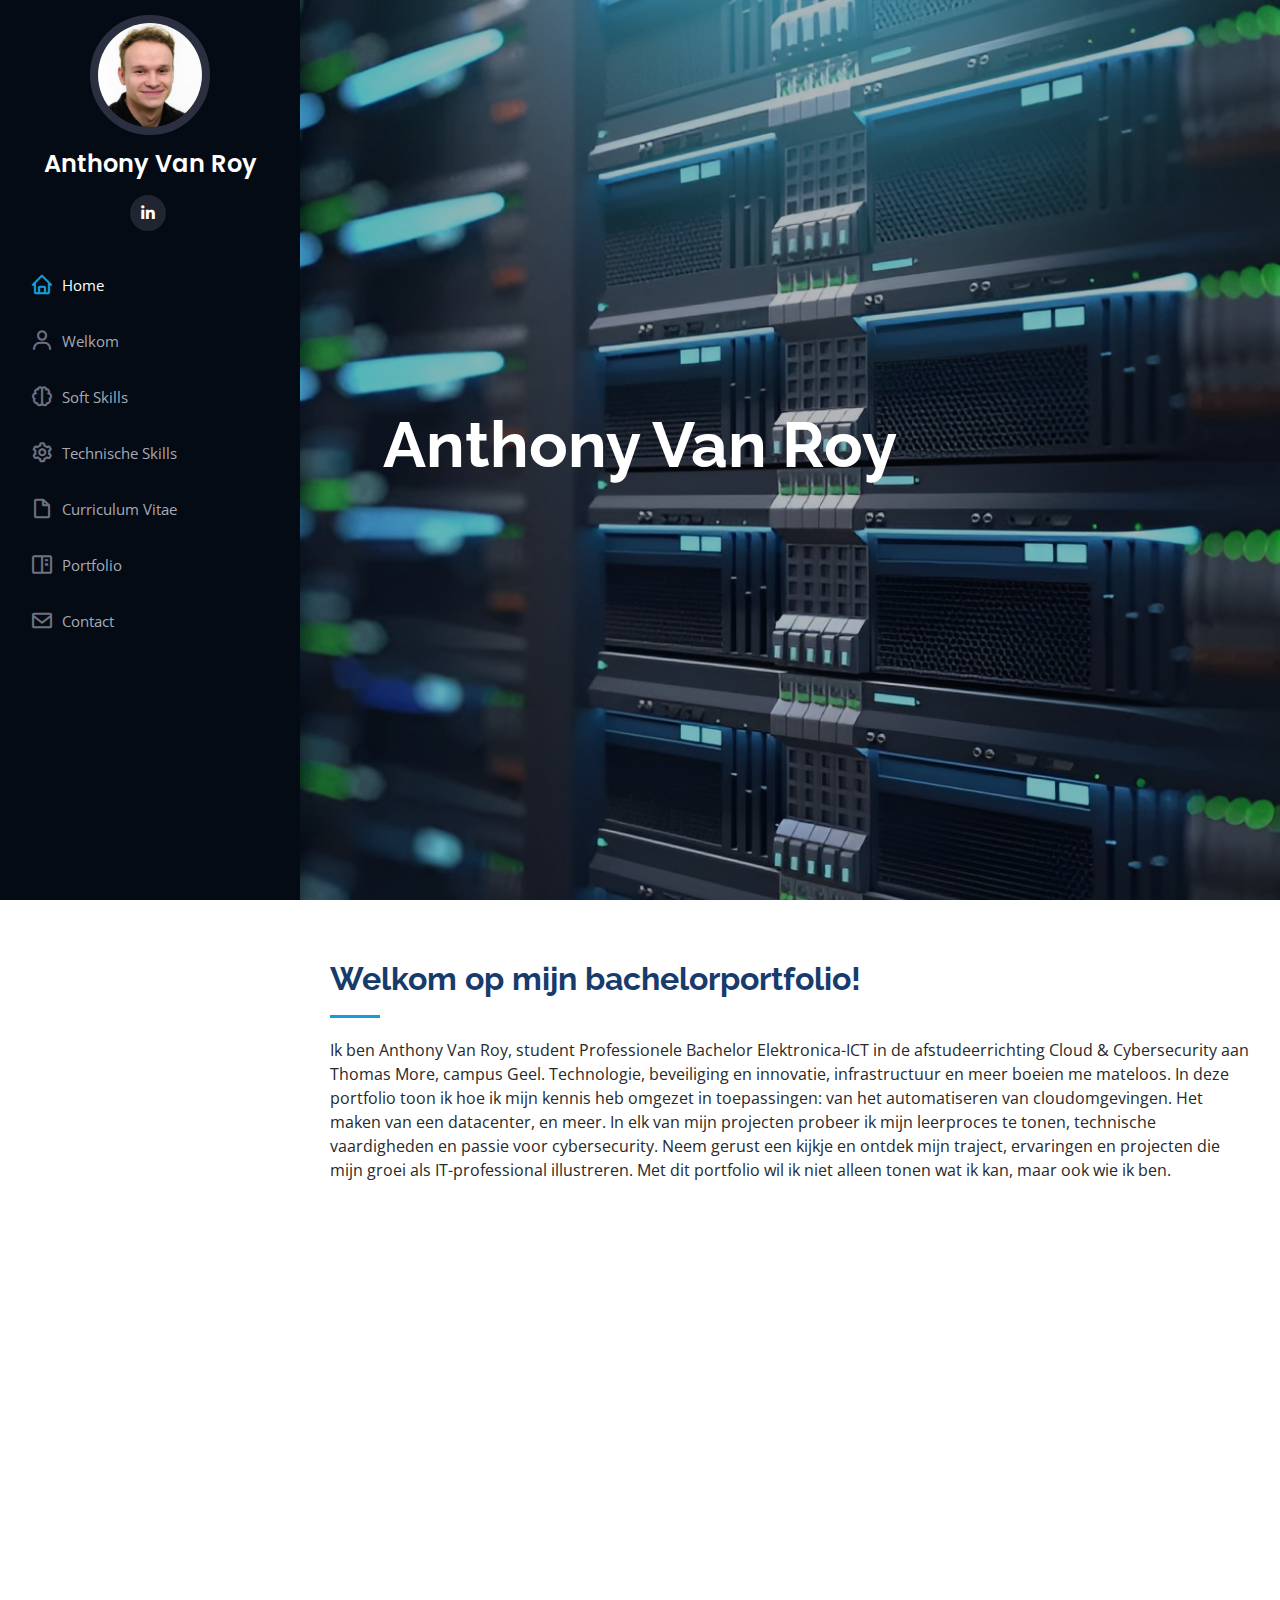
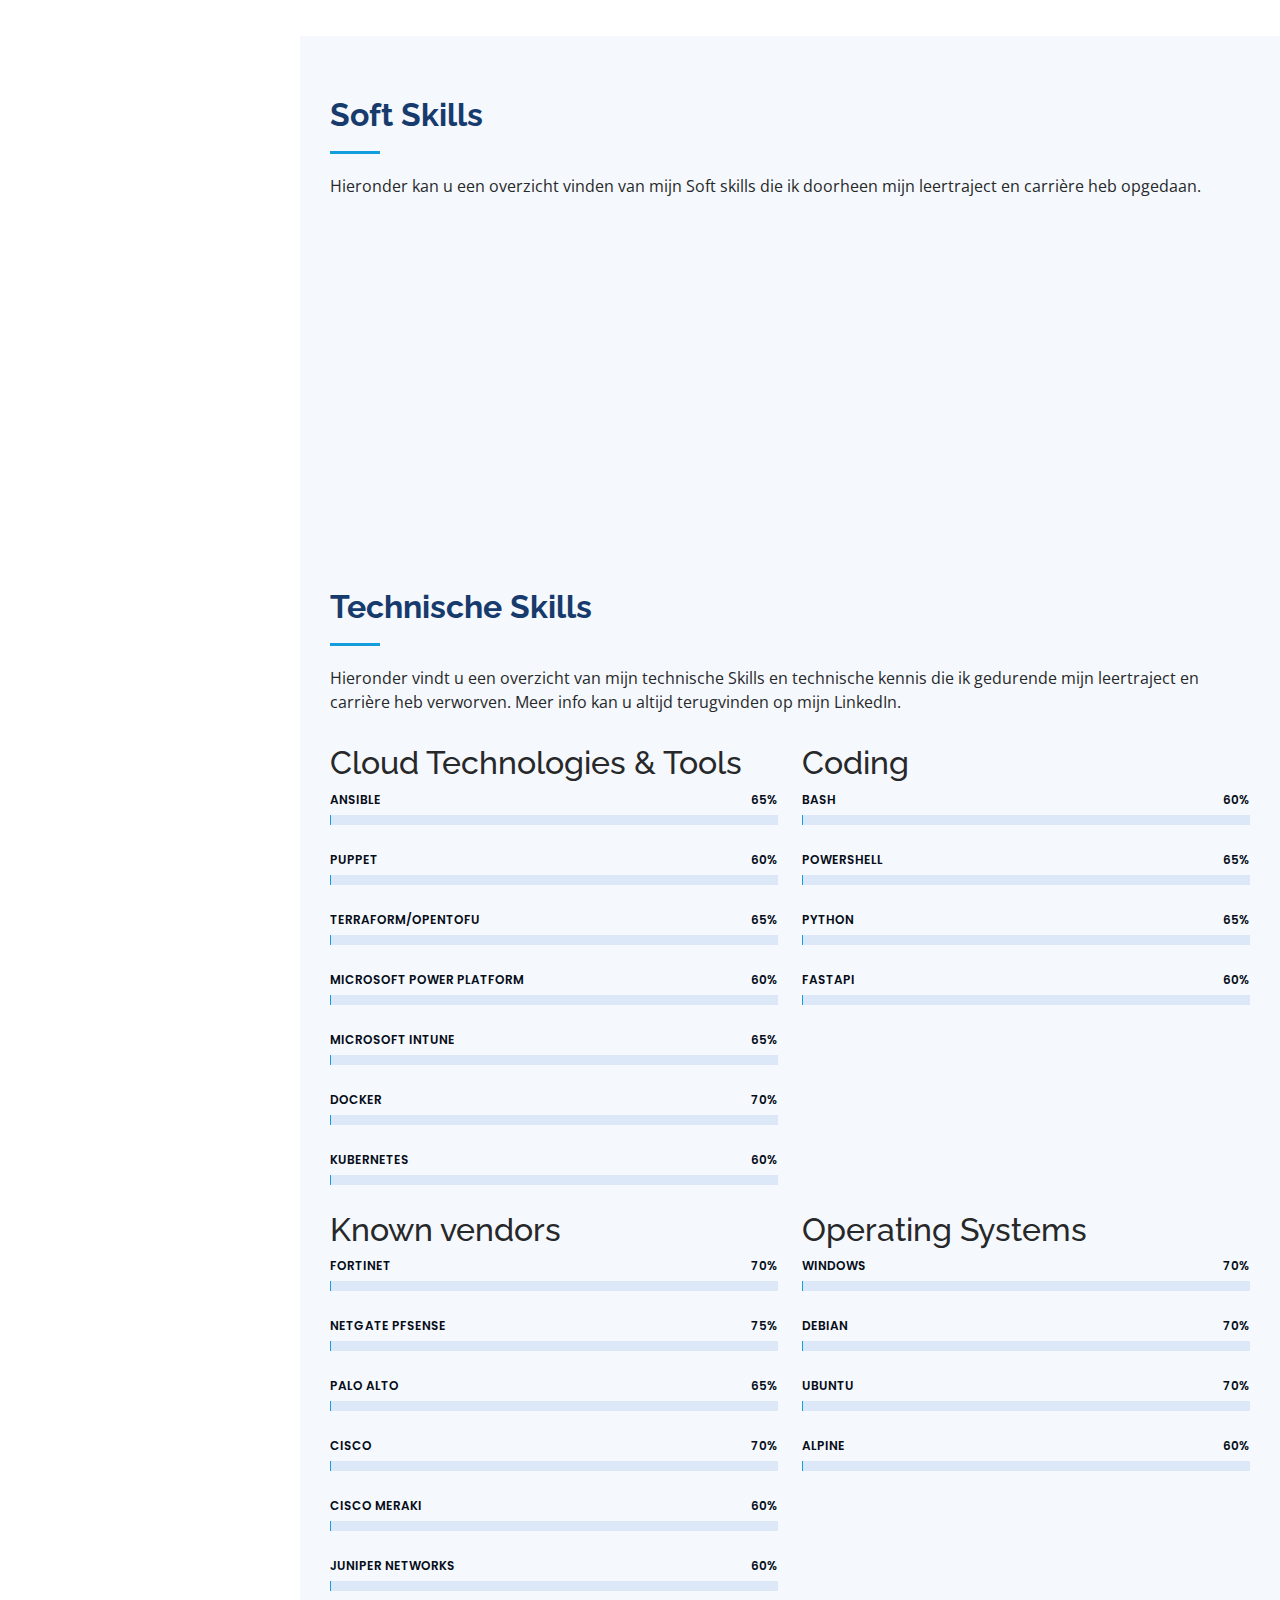
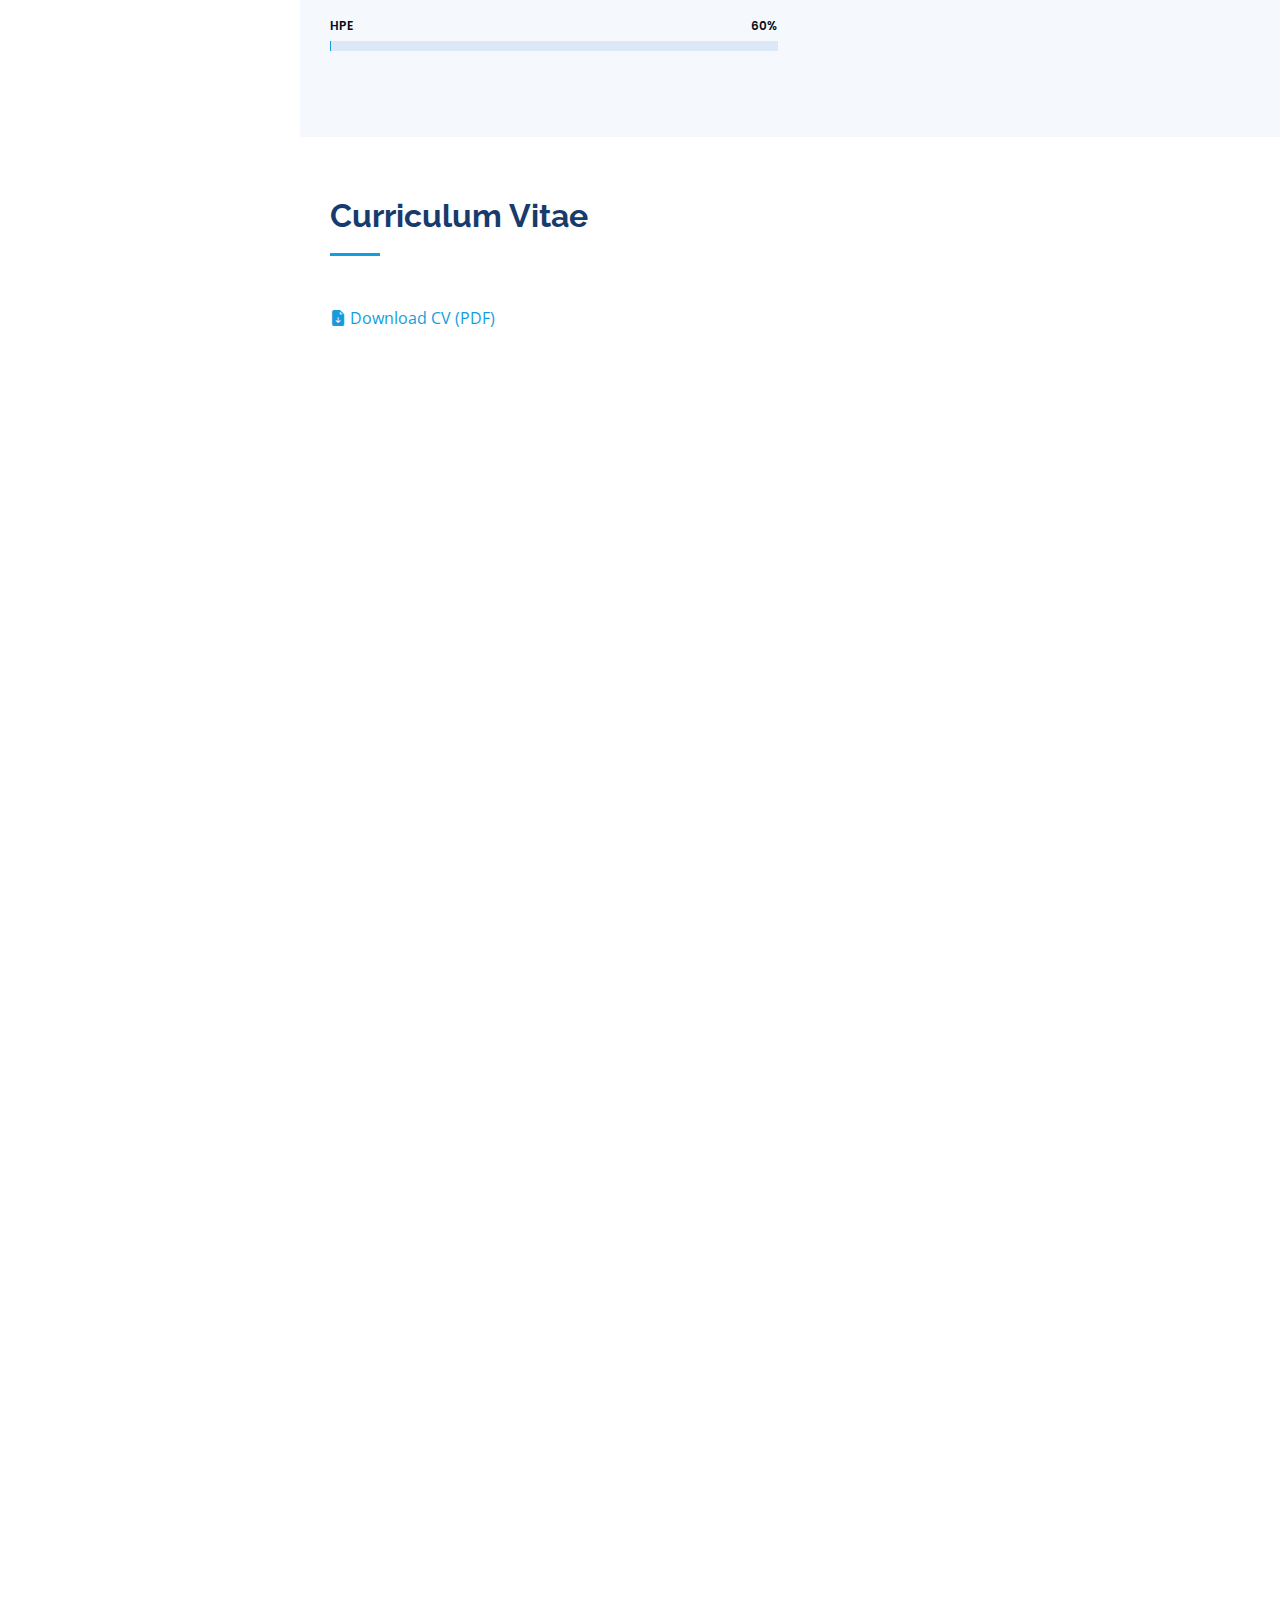
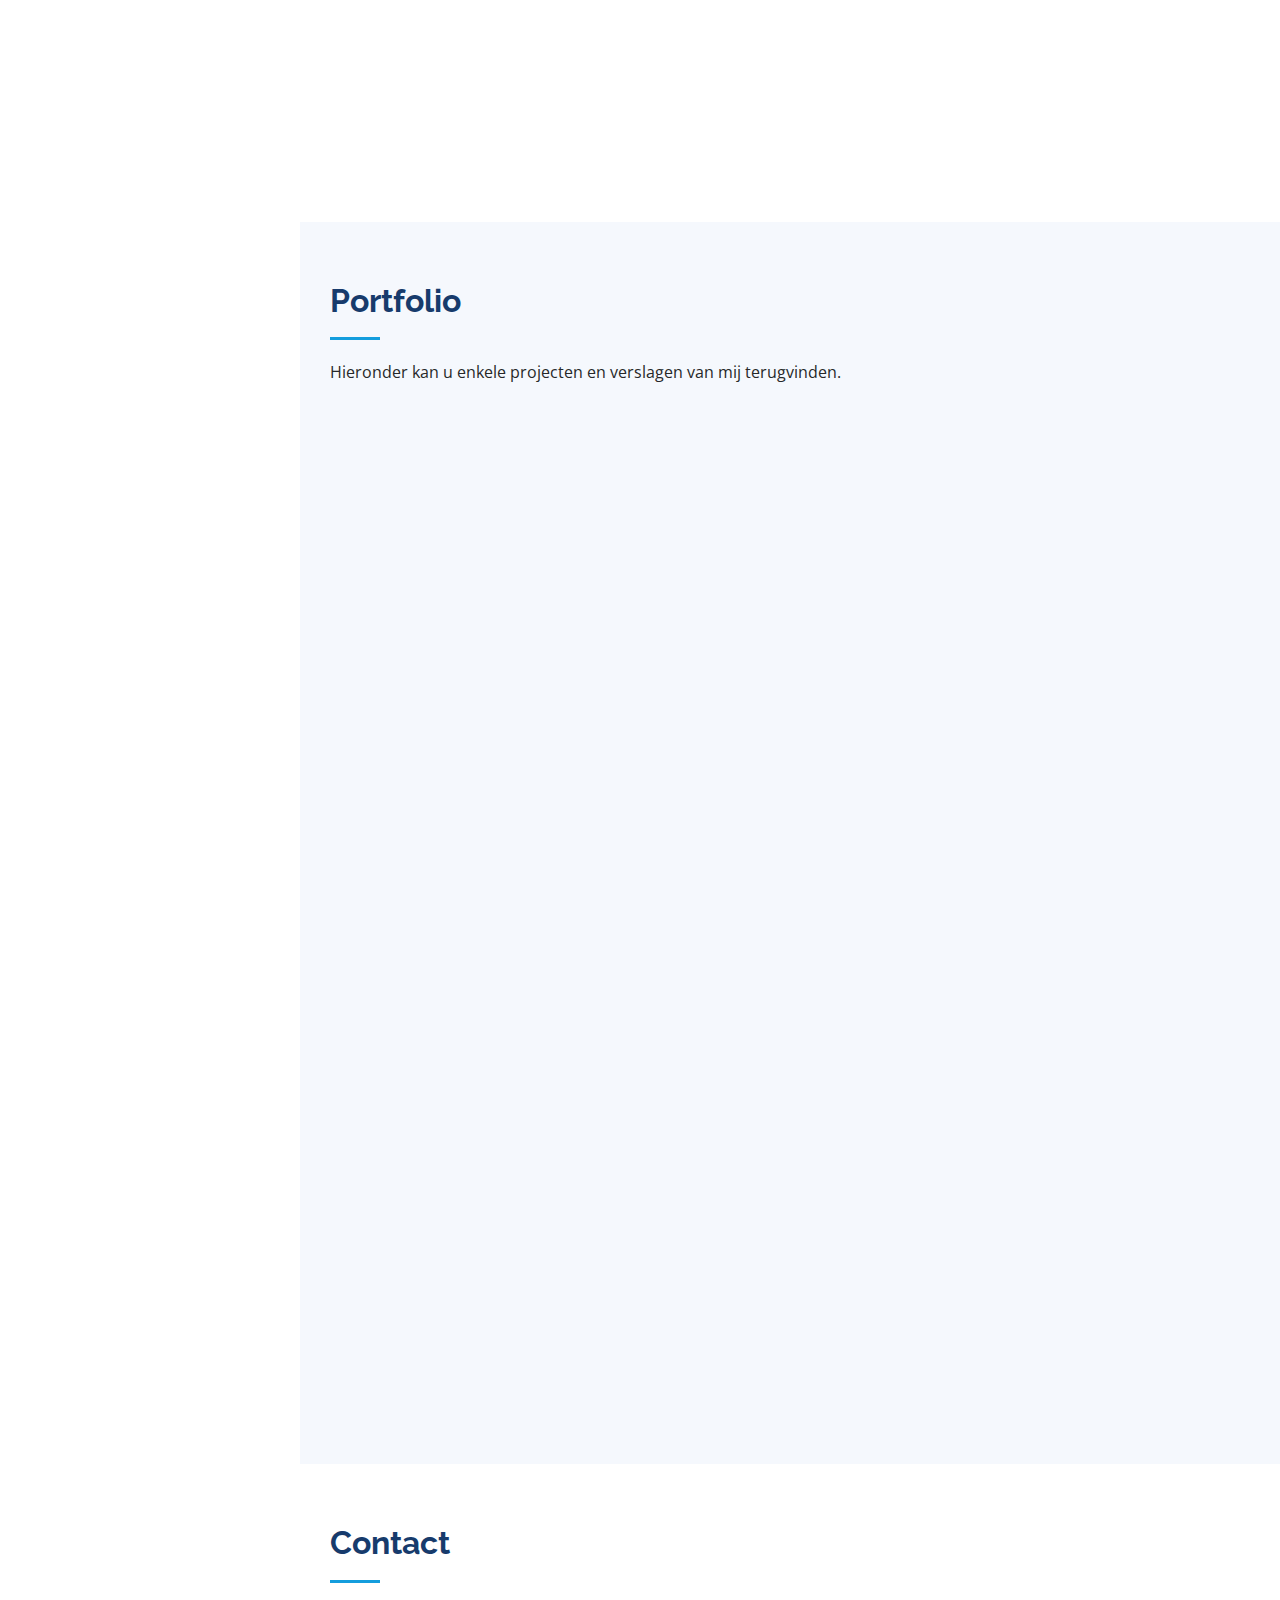
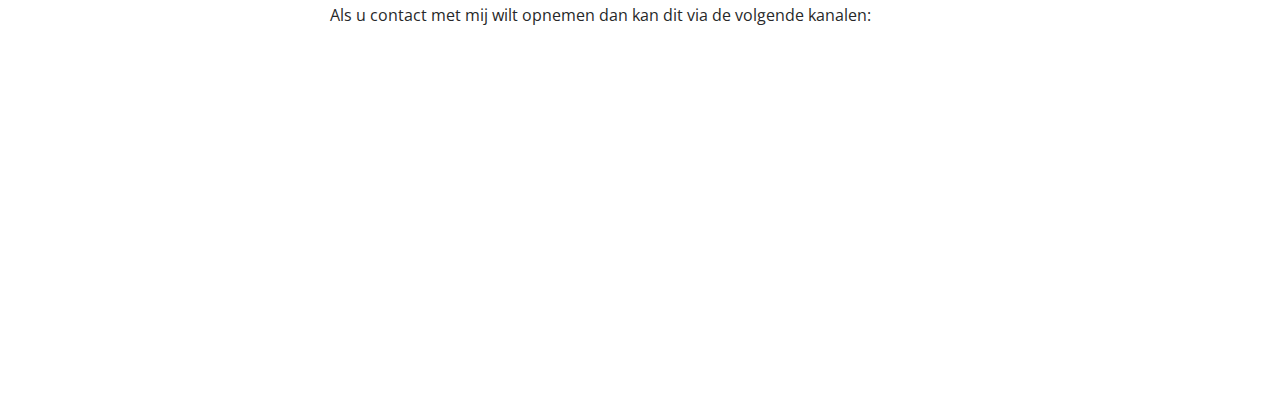
<file: index.html>
<!DOCTYPE html>
<html lang="en">

<head>
  <meta charset="utf-8">
  <meta content="width=device-width, initial-scale=1.0" name="viewport">

  <title>Portfolio - Anthony Van Roy</title>
  <meta content="" name="description">
  <meta content="" name="keywords">

  <link href="assets/img/favicon.png" rel="icon">
  <link href="assets/img/favicon-icon.png" rel="favicon-icon">

  <link href="https://fonts.googleapis.com/css?family=Open+Sans:300,300i,400,400i,600,600i,700,700i|Raleway:300,300i,400,400i,500,500i,600,600i,700,700i|Poppins:300,300i,400,400i,500,500i,600,600i,700,700i" rel="stylesheet">

  <link href="assets/vendor/aos/aos.css" rel="stylesheet">
  <link href="assets/vendor/bootstrap/css/bootstrap.min.css" rel="stylesheet">
  <link href="assets/vendor/bootstrap-icons/bootstrap-icons.css" rel="stylesheet">
  <link href="assets/vendor/boxicons/css/boxicons.min.css" rel="stylesheet">
  <link href="assets/vendor/glightbox/css/glightbox.min.css" rel="stylesheet">
  <link href="assets/vendor/swiper/swiper-bundle.min.css" rel="stylesheet">

  <link href="assets/css/style.css" rel="stylesheet">
</head>

<body onload="calculateAge()">

  <i class="bi bi-list mobile-nav-toggle d-xl-none"></i>

  <header id="header">
    <div class="d-flex flex-column">

      <div class="profile">
        <img src="assets/img/profile-img.jpg" alt="" class="img-fluid rounded-circle">
        <h1 class="text-light"><a href="index.html">Anthony Van Roy</a></h1>
        <div class="social-links mt-3 text-center">
          <a href="https://www.linkedin.com/in/anthony-v-a99211253" class="linkedin"><i class="bx bxl-linkedin"></i></a>
        </div>
      </div>

      <nav id="navbar" class="nav-menu navbar">
        <ul>
          <li><a href="#hero" class="nav-link scrollto active"><i class="bx bx-home"></i> <span>Home</span></a></li>
          <li><a href="#about" class="nav-link scrollto"><i class="bx bx-user"></i> <span>Welkom</span></a></li>
          <li><a href="#soft-skills" class="nav-link scrollto"><i class="bx bx-brain"></i> <span>Soft Skills</span></a></li>
          <li><a href="#hard-skills" class="nav-link scrollto"><i class="bx bx-cog"></i> <span>Technische Skills</span></a></li>
          <li><a href="#resume" class="nav-link scrollto"><i class="bx bx-file-blank"></i> <span>Curriculum Vitae</span></a></li>
          <li><a href="#portfolio" class="nav-link scrollto"><i class="bx bx-book-content"></i> <span>Portfolio</span></a></li>
          <li><a href="#contact" class="nav-link scrollto"><i class="bx bx-envelope"></i> <span>Contact</span></a></li>
        </ul>
      </nav>
    </div>
  </header>

  <section id="hero" class="d-flex flex-column justify-content-center align-items-center">
    <div class="hero-container" data-aos="fade-in">
      <h1>Anthony Van Roy</h1>
    </div>
  </section>

  <main id="main">

    <section id="about" class="about">
      <div class="container">

        <div class="section-title">
          <h2>Welkom op mijn bachelorportfolio!</h2>
          <p>Ik ben Anthony Van Roy, student Professionele Bachelor Elektronica-ICT in de afstudeerrichting Cloud & Cybersecurity aan Thomas More, campus Geel. Technologie, beveiliging en innovatie, infrastructuur en meer boeien me mateloos. In deze portfolio toon ik hoe ik mijn kennis heb omgezet in toepassingen: van het automatiseren van cloudomgevingen. Het maken van een datacenter, en meer. In elk van mijn projecten probeer ik mijn leerproces te tonen, technische vaardigheden en passie voor cybersecurity. Neem gerust een kijkje en ontdek mijn traject, ervaringen en projecten die mijn groei als IT-professional illustreren. Met dit portfolio wil ik niet alleen tonen wat ik kan, maar ook wie ik ben.</p>
        </div>

        <div class="row">
          <div class="col-lg-4" data-aos="fade-right">
            <img src="assets/img/profile-img.jpg" class="img-fluid" alt="">
          </div>
          <div class="col-lg-8 pt-4 pt-lg-0 content" data-aos="fade-left">
            <h3>Over Mij</h3>
            <div class="row">
              <div class="col-lg-6">
                <ul>
                  <li><i class="bi bi-chevron-right"></i> <strong>Geboortedatum:</strong> <span>18 Februari 2001</span></li>
                  <li><i class="bi bi-chevron-right"></i> <strong>Website:</strong> <span><a href="https://www.anthonyvanroy.com">www.anthonyvanroy.com</a></span></li>
                  <li><i class="bi bi-chevron-right"></i> <strong>Woonplaats:</strong> <span>2440, Geel</span></li>
                </ul>
              </div>
              <div class="col-lg-6">
                <ul>
                  <li><i class="bi bi-chevron-right"></i> <strong>Leeftijd:</strong> <span id="ageSpan"></span></li>
                  <li><i class="bi bi-chevron-right"></i> <strong>Email:</strong> <span><a href="mailto:anthony.van.roy@hotmail.be">anthony.van.roy@hotmail.be</a></span></li>
                </ul>
              </div>
            </div>
            <p>
              Vanaf jonge leeftijd was ik al gefascineerd door computers. Na mijn middelbare schoolcarrière heb ik dan ook de stap gezet om verder te studeren in Systeem- en Netwerkbeheer, en ben ik daarna verdergegaan in cloud en cybersecurity. Dit is tot op de dag van vandaag een van mijn beste keuzes geweest.
              Mijn passie is alles wat met IT te maken heeft. Mijn hobby is dan ook het bouwen van homelabs en me verdiepen in dit soort onderwerpen. In mijn vrije tijd maak en assembleer ik ook graag custom-built computers voor vrienden en kennissen die daar interesse in hebben.
            </p>
          </div>
        </div>

      </div>
    </section>

    <section id="soft-skills" class="soft skills section-bg">
      <div class="container">

        <div class="section-title">
          <h2>Soft Skills</h2>
          <p>Hieronder kan u een overzicht vinden van mijn Soft skills die ik doorheen mijn leertraject en carrière heb opgedaan.</p>
        </div>

        <div class="row soft skills-content">

          <div class="col-lg-6" data-aos="fade-up">

            <div class="progress">
              <span class="soft skill">Leergierig <i class="val">95%</i></span>
              <div class="progress-bar-wrap">
                <div class="progress-bar" role="progressbar" aria-valuenow="95" aria-valuemin="0" aria-valuemax="100"></div>
              </div>
            </div>

            <div class="progress">
              <span class="soft skill">Teamwork <i class="val">70%</i></span>
              <div class="progress-bar-wrap">
                <div class="progress-bar" role="progressbar" aria-valuenow="70" aria-valuemin="0" aria-valuemax="100"></div>
              </div>
            </div>

            <div class="progress">
              <span class="soft skill">Zelfstandigheid <i class="val">70%</i></span>
              <div class="progress-bar-wrap">
                <div class="progress-bar" role="progressbar" aria-valuenow="70" aria-valuemin="0" aria-valuemax="100"></div>
              </div>
            </div>

            <div class="progress">
              <span class="soft skill">Documenteren <i class="val">70%</i></span>
              <div class="progress-bar-wrap">
                <div class="progress-bar" role="progressbar" aria-valuenow="70" aria-valuemin="0" aria-valuemax="100"></div>
              </div>
            </div>

          </div>

          <div class="col-lg-6" data-aos="fade-up" data-aos-delay="100">

            <div class="progress">
              <span class="soft skill">Professioneel handelen <i class="val">70%</i></span>
              <div class="progress-bar-wrap">
                <div class="progress-bar" role="progressbar" aria-valuenow="70" aria-valuemin="0" aria-valuemax="100"></div>
              </div>
            </div>

            <div class="progress">
              <span class="soft skill">Probleem oplossend denken <i class="val">70%</i></span>
              <div class="progress-bar-wrap">
                <div class="progress-bar" role="progressbar" aria-valuenow="70" aria-valuemin="0" aria-valuemax="100"></div>
              </div>
            </div>

            <div class="progress">
              <span class="soft skill">Analyseren <i class="val">70%</i></span>
              <div class="progress-bar-wrap">
                <div class="progress-bar" role="progressbar" aria-valuenow="70" aria-valuemin="0" aria-valuemax="100"></div>
              </div>
            </div>

          </div>

        </div>

      </div>
    </section>
    <section id="hard-skills" class="hard skills section-bg">
      <div class="container">
        <div class="section-title">
          <h2>Technische Skills</h2>
          <p>
            Hieronder vindt u een overzicht van mijn technische Skills en technische kennis die ik gedurende mijn leertraject en carrière heb verworven. 
            Meer info kan u altijd terugvinden op mijn LinkedIn.
          </p>
        </div>
      
        <div class="row">
        
          <div class="col-md-6">
            <div class="hard-skills-section">
              <h2>Cloud Technologies & Tools</h2>
              <div class="skills-content">
                <div class="progress">
                  <span class="hard skill">Ansible <i class="val">65%</i></span>
                  <div class="progress-bar-wrap">
                    <div class="progress-bar" role="progressbar" aria-valuenow="65" aria-valuemin="0" aria-valuemax="100"></div>
                  </div>
                </div>
                <div class="progress">
                  <span class="hard skill">Puppet <i class="val">60%</i></span>
                  <div class="progress-bar-wrap">
                    <div class="progress-bar" role="progressbar" aria-valuenow="60" aria-valuemin="0" aria-valuemax="100"></div>
                  </div>
                </div>
                <div class="progress">
                  <span class="hard skill">Terraform/OpenTofu <i class="val">65%</i></span>
                  <div class="progress-bar-wrap">
                    <div class="progress-bar" role="progressbar" aria-valuenow="65" aria-valuemin="0" aria-valuemax="100"></div>
                  </div>
                </div>
                <div class="progress">
                  <span class="hard skill">Microsoft power platform <i class="val">60%</i></span>
                  <div class="progress-bar-wrap">
                    <div class="progress-bar" role="progressbar" aria-valuenow="60" aria-valuemin="0" aria-valuemax="100"></div>
                  </div>
                </div>
                <div class="progress">
                  <span class="hard skill">Microsoft Intune <i class="val">65%</i></span>
                  <div class="progress-bar-wrap">
                    <div class="progress-bar" role="progressbar" aria-valuenow="65" aria-valuemin="0" aria-valuemax="100"></div>
                  </div>
                </div>
                <div class="progress">
                  <span class="hard skill">Docker <i class="val">70%</i></span>
                  <div class="progress-bar-wrap">
                    <div class="progress-bar" role="progressbar" aria-valuenow="70" aria-valuemin="0" aria-valuemax="100"></div>
                  </div>
                </div>
                <div class="progress">
                  <span class="hard skill">Kubernetes <i class="val">60%</i></span>
                  <div class="progress-bar-wrap">
                    <div class="progress-bar" role="progressbar" aria-valuenow="60" aria-valuemin="0" aria-valuemax="100"></div>
                  </div>
                </div>
              </div>
            </div>
          </div>
        
          <div class="col-md-6">
            <div class="hard-skills-section">
              <h2>Coding</h2>
              <div class="skills-content">
                <div class="progress">
                  <span class="hard skill">Bash <i class="val">60%</i></span>
                  <div class="progress-bar-wrap">
                    <div class="progress-bar" role="progressbar" aria-valuenow="60" aria-valuemin="0" aria-valuemax="100"></div>
                  </div>
                </div>
                <div class="progress">
                  <span class="hard skill">Powershell <i class="val">65%</i></span>
                  <div class="progress-bar-wrap">
                    <div class="progress-bar" role="progressbar" aria-valuenow="65" aria-valuemin="0" aria-valuemax="100"></div>
                  </div>
                </div>
                <div class="progress">
                  <span class="hard skill">Python <i class="val">65%</i></span>
                  <div class="progress-bar-wrap">
                    <div class="progress-bar" role="progressbar" aria-valuenow="65" aria-valuemin="0" aria-valuemax="100"></div>
                  </div>
                </div>
                <div class="progress">
                  <span class="hard skill">FastAPI <i class="val">60%</i></span>
                  <div class="progress-bar-wrap">
                    <div class="progress-bar" role="progressbar" aria-valuenow="60" aria-valuemin="0" aria-valuemax="100"></div>
                  </div>
                </div>
              </div>
            </div>
          </div>
        
          <div class="col-md-6">
            <div class="hard-skills-section">
              <h2>Known vendors</h2>
              <div class="skills-content">
                <div class="progress">
                  <span class="hard skill">Fortinet <i class="val">70%</i></span>
                  <div class="progress-bar-wrap">
                    <div class="progress-bar" role="progressbar" aria-valuenow="70" aria-valuemin="0" aria-valuemax="100"></div>
                  </div>
                </div>
                <div class="progress">
                  <span class="hard skill">Netgate Pfsense <i class="val">75%</i></span>
                  <div class="progress-bar-wrap">
                    <div class="progress-bar" role="progressbar" aria-valuenow="75" aria-valuemin="0" aria-valuemax="100"></div>
                  </div>
                </div>
                <div class="progress">
                  <span class="hard skill">Palo Alto <i class="val">65%</i></span>
                  <div class="progress-bar-wrap">
                    <div class="progress-bar" role="progressbar" aria-valuenow="65" aria-valuemin="0" aria-valuemax="100"></div>
                  </div>
                </div>
                <div class="progress">
                  <span class="hard skill">Cisco <i class="val">70%</i></span>
                  <div class="progress-bar-wrap">
                    <div class="progress-bar" role="progressbar" aria-valuenow="70" aria-valuemin="0" aria-valuemax="100"></div>
                  </div>
                </div>
                <div class="progress">
                  <span class="hard skill">Cisco Meraki <i class="val">60%</i></span>
                  <div class="progress-bar-wrap">
                    <div class="progress-bar" role="progressbar" aria-valuenow="60" aria-valuemin="0" aria-valuemax="100"></div>
                  </div>
                </div>
                <div class="progress">
                  <span class="hard skill">Juniper networks <i class="val">60%</i></span>
                  <div class="progress-bar-wrap">
                    <div class="progress-bar" role="progressbar" aria-valuenow="60" aria-valuemin="0" aria-valuemax="100"></div>
                  </div>
                </div>
                <div class="progress">
                  <span class="hard skill">HPE <i class="val">60%</i></span>
                  <div class="progress-bar-wrap">
                    <div class="progress-bar" role="progressbar" aria-valuenow="60" aria-valuemin="0" aria-valuemax="100"></div>
                  </div>
                </div>
              </div>
            </div>
          </div>
        
          <div class="col-md-6">
            <div class="hard-skills-section">
              <h2>Operating Systems</h2>
              <div class="skills-content">
                <div class="progress">
                  <span class="hard skill">Windows <i class="val">70%</i></span>
                  <div class="progress-bar-wrap">
                    <div class="progress-bar" role="progressbar" aria-valuenow="70" aria-valuemin="0" aria-valuemax="100"></div>
                  </div>
                </div>
                <div class="progress">
                  <span class="hard skill">Debian <i class="val">70%</i></span>
                  <div class="progress-bar-wrap">
                    <div class="progress-bar" role="progressbar" aria-valuenow="70" aria-valuemin="0" aria-valuemax="100"></div>
                  </div>
                </div>
                <div class="progress">
                  <span class="hard skill">Ubuntu <i class="val">70%</i></span>
                  <div class="progress-bar-wrap">
                    <div class="progress-bar" role="progressbar" aria-valuenow="70" aria-valuemin="0" aria-valuemax="100"></div>
                  </div>
                </div>
                <div class="progress">
                  <span class="hard skill">Alpine <i class="val">60%</i></span>
                  <div class="progress-bar-wrap">
                    <div class="progress-bar" role="progressbar" aria-valuenow="60" aria-valuemin="0" aria-valuemax="100"></div>
                  </div>
                </div>
              </div>
            </div>
          </div>
        
        </div> <!-- End of row -->
      </div> <!-- End of container -->
    </section>
    <section id="resume" class="resume">
      <div class="container">

        <div class="section-title">
          <h2>Curriculum Vitae</h2>
          <p></p>
        </div>

        <div style="margin-bottom: 20px;">
          <a href="assets/docs/CV_Anthony_Van_Roy.pdf" target="_blank" class="btn-download">
            <i class="bi bi-file-earmark-arrow-down-fill"></i> Download CV (PDF)
          </a>
        </div>

        <div class="row">
          <div class="col-lg-6" data-aos="fade-up">
            <h3 class="resume-title">Persoonlijke Samenvatting</h3>
            <div class="resume-item pb-0">
              <h4>Anthony Van Roy</h4>
              <p><em>Jonge en leergierige afstuderende student die klaar is voor de arbeidsmarkt.</em></p>
              <ul>
                <li>2440, Geel</li>
                <li><a href="mailto:anthony.van.roy@hotmail.be">anthony.van.roy@hotmail.be</a></li>
              </ul>
            </div>

            <h3 class="resume-title">Studies</h3>
            <div class="resume-item">
              <h4>Professionele bachelor Cloud & Cybersecurity</h4>
              <h5>2023 - Heden</h5>
              <p><em>Thomas More - Campus Geel</em></p>
            </div>
            <div class="resume-item">
              <h4>Graduaat Systeem En Netwerkbeheer</h4>
              <h5>2021 - 2023</h5>
              <p><em>Thomas More - Campus Geel</em></p>
              <p>Tijdens mijn studies Systeem En Netwerkbeheer maakte ik kennis met de Cisco CCNA cursus, Cybersecurity, DevOps technieken en deed ik kennis op van het windows en linux besturingsysteem. Een van de projecten tijdens deze studie was bv. het opstellen van een gamehosting bedrijf in een cloudomgeving. Hier implementeerden we een game server manager, een uptime monitor voor eindgebruikers, een centrale server manager en interne monitoring voor de servers zelf.</p>
            </div>
            <div class="resume-item">
              <h4>Industriële Installaties</h4>
              <h5>2020 - 2021</h5>
              <p><em>Sint - Jozef Geel</em></p>
              <p>Tijdens mijn specialisatiejaar Industriële Installaties maakte ik kennis met verschillende industriële installaties en normen. Ook maakte ik kennis met de veiligheidsprincipes en Industriële installaties. Onder andere: PLC sturingen en programmaties, noodstoprelais, frequentie omvormers, etc. Ik heb op het einde van deze studie een eindwerk gerealiseerd; dit was een robotarm met een transportband met kleurdetectie. </p>
            </div>
            <div class="resume-item">
              <h4>Elektrische Installaties</h4>
              <h5>2016 - 2020</h5>
              <p><em>Sint - Jozef Geel</em></p>
              <p></p>
            </div>
            <div class="resume-item">
              <h4>Elektromechanica</h4>
              <h5>2013 - 2016</h5>
              <p><em>Atheneum - Geel</em></p>
              <p></p>
            </div>
          </div>
          <div class="col-lg-6" data-aos="fade-up" data-aos-delay="100">
            <h3 class="resume-title">Werkervaring</h3>
            <div class="resume-item">
              <h4>Jobstudent</h4>
              <h5>Jul 2024 - Aug 2024</h5>
              <p><em>ICT Dienst Stad Geel, 2440 Geel</em></p>
              <ul>
                <li>ICT service desk technieker/medewerker.</li>
              </ul>
            </div>
            <div class="resume-item">
              <h4>Werkplekleren</h4>
              <h5>Feb 2023 - Mei 2023</h5>
              <p><em>Wevecs, 2460 Kasterlee</em></p>
              <ul>
                <li>Modernisering/herimplementatie van een backoffice applicatie van een derde partij op het Microsoft Power Platform&trade; en deze presenteren.</li>
                <li>Maken van een bedrijfsnetwerk met Fortinet&trade; apparatuur, waaronder fortigate&trade;, fortiswitch&trade; en fortiap&trade;,ook het testen van dit netwerk en security compliancy bereiken.</li>
                <li>Maken van een case study over electronic shelf labels met als doel een Europese rollout te realiseren voor een Enterprise klant.</li>
                <li>Maken van een case study over monitoring tools voor het monitoren van 2000+ clients voor een Enterprise klant.</li>
                <li>Plaatsen van conference room hardware en deze opstellen op een Microsoft 365&trade; omgeving.</li>
                <li>Opstellen van een SSL-VPN voor remote werken waar Single Sign On via Microsoft Azure&trade; is geïmplementeerd.</li>
              </ul>
            </div>
            <div class="resume-item">
              <h4>Studentenjob industriële kastenbouw</h4>
              <h5>Jul 2021 - Aug 2021</h5>
              <p><em>Dymotec nv, 2250 Olen</em></p>
              <ul>
                <li>Bij dymotec nv. was ik verantwoordelijk voor het bouwen en bedraden van industriële kasten om onder andere industriële mengers aan te sturen.</li>
              </ul>
            </div>
          </div>
        </div>

      </div>
    </section>

    <section id="portfolio" class="portfolio section-bg">
      <div class="container">
        <div class="section-title">
          <h2>Portfolio</h2>
          <p>Hieronder kan u enkele projecten en verslagen van mij terugvinden.</p>
        </div>
        <div class="row" data-aos="fade-up">
          <div class="col-lg-12 d-flex justify-content-center">
            <ul id="portfolio-flters">
              <li data-filter="*" class="filter-active">Alles</li>
              <li data-filter=".filter-stage">Stage</li>
              <li data-filter=".filter-studietraject">Studietraject</li>
              <li data-filter=".filter-carriere">Werkplek</li>
            </ul>
          </div>
        </div>
        <div class="row portfolio-container" data-aos="fade-up" data-aos-delay="100">
    
          <div class="col-lg-4 col-md-6 portfolio-item filter-carriere">
            <div class="portfolio-wrap">
              <a href="portfolio-details-conference-room.html" title="Details">
                <img src="assets/img/portfolio/portfolio-conference-room-poly-01.jpg" class="img-fluid" alt="">
                <div class="portfolio-links">
                  <i class="bx bx-book-open"></i>
                </div>
              </a>
            </div>
          </div>


          <div class="col-lg-4 col-md-6 portfolio-item filter-carriere">
            <div class="portfolio-wrap">
              <a href="portfolio-details-fortinet.html" title="Details">
                <img src="assets/img/portfolio/portfolio-fortinet-01.jpg" class="img-fluid" alt="">
                <div class="portfolio-links">
                  <i class="bx bx-book-open"></i>
                </div>
              </a>
            </div>
          </div>


          <div class="col-lg-4 col-md-6 portfolio-item filter-carriere">
            <div class="portfolio-wrap">
              <a href="portfolio-details-forticlient-vpn.html" title="Details">
                <img src="assets/img/portfolio/portfolio-forticlient-01.jpg" class="img-fluid" alt="">
                <div class="portfolio-links">
                  <i class="bx bx-book-open"></i>
                </div>
              </a>
            </div>
          </div>


          <div class="col-lg-4 col-md-6 portfolio-item filter-carriere">
            <div class="portfolio-wrap">
              <a href="portfolio-details-powerapps.html" title="Details">
                <img src="assets/img/portfolio/portfolio-powerapps-01.jpg" class="img-fluid" alt="">
                <div class="portfolio-links">
                  <i class="bx bx-book-open"></i>
                </div>
              </a>
            </div>
          </div>


          <div class="col-lg-4 col-md-6 portfolio-item filter-studietraject">
            <div class="portfolio-wrap">
              <a href="portfolio-details-windows-deployment.html" title="Details">
                <img src="assets/img/portfolio/portfolio-case-study-windows-deployment-01.jpg" class="img-fluid" alt="">
                <div class="portfolio-links">
                  <i class="bx bx-book-open"></i>
                </div>
              </a>
            </div>
          </div>


          <div class="col-lg-4 col-md-6 portfolio-item filter-studietraject">
            <div class="portfolio-wrap">
              <a href="portfolio-details-examen-inoutcheck-systeem.html" title="Details">
                <img src="assets/img/portfolio/portfolio-examen-inoutcheck-systeem.jpg" class="img-fluid" alt="">
                <div class="portfolio-links">
                  <i class="bx bx-book-open"></i>
                </div>
              </a>
            </div>
          </div>


          <div class="col-lg-4 col-md-6 portfolio-item filter-studietraject">
            <div class="portfolio-wrap">
              <a href="portfolio-details-project-hosting.html" title="Details">
                <img src="assets/img/portfolio/portfolio-project-hosting-01.jpg" class="img-fluid" alt="">
                <div class="portfolio-links">
                  <i class="bx bx-book-open"></i>
                </div>
              </a>
            </div>
          </div>

          <div class="col-lg-4 col-md-6 portfolio-item filter-stage">
            <div class="portfolio-wrap">
              <a href="portfolio-details-stage.html" title="Details">
                <img src="assets/img/portfolio/portfolio-stage-01.png" class="img-fluid" alt="">
                <div class="portfolio-links">
                  <i class="bx bx-book-open"></i>
                </div>
              </a>
            </div>
          </div>
    
        </div>
      </div>
    </section>      

    <section id="contact" class="contact">
      <div class="container">

        <div class="section-title">
          <h2>Contact</h2>
          <p>Als u contact met mij wilt opnemen dan kan dit via de volgende kanalen:</p>
        </div>

        <div class="row" data-aos="fade-in">

          <div class="col-lg-5 d-flex align-items-stretch">
            <div class="info">
              <div class="address">
                <i class="bx bxl-linkedin"></i>
                <h4>LinkedIn:</h4>
                <p><a href="https://www.linkedin.com/in/anthony-v-a99211253">linkedIn</a></p>
              </div>

              <div class="email">
                <i class="bi bi-envelope"></i>
                <h4>Email:</h4>
                <p><a href="mailto:anthony.van.roy@hotmail.be">anthony.van.roy@hotmail.be</a></p>
              </div>

            </div>

          </div>

        </div>

      </div>
    </section>

  </main>

  <a href="#" class="back-to-top d-flex align-items-center justify-content-center"><i class="bi bi-arrow-up-short"></i></a>

  <!-- Vendor JS Files -->
  <script src="assets/vendor/purecounter/purecounter_vanilla.js"></script>
  <script src="assets/vendor/aos/aos.js"></script>
  <script src="assets/vendor/bootstrap/js/bootstrap.bundle.min.js"></script>
  <script src="assets/vendor/glightbox/js/glightbox.min.js"></script>
  <script src="assets/vendor/isotope-layout/isotope.pkgd.min.js"></script>
  <script src="assets/vendor/swiper/swiper-bundle.min.js"></script>
  <script src="assets/vendor/typed.js/typed.umd.js"></script>
  <script src="assets/vendor/waypoints/noframework.waypoints.js"></script>
  <script src="assets/vendor/php-email-form/validate.js"></script>

  <!-- Main JS File -->
  <script src="assets/js/main.js"></script>

  <script>
    function calculateAge() {
      // Get the user's date of birth from the input
      var dob = document.getElementById('dob').value;

      // Convert the date of birth string to a Date object
      var birthDate = new Date(dob);

      // Get the current date
      var currentDate = new Date();

      // Calculate the difference in years
      var age = currentDate.getFullYear() - birthDate.getFullYear();

      // Check if the birthday has occurred this year or not
      if (currentDate.getMonth() < birthDate.getMonth() || (currentDate.getMonth() === birthDate.getMonth() && currentDate.getDate() < birthDate.getDate())) {
        age--;
      }

      // Display the result
      document.getElementById('result').innerHTML = "Your age is: " + age + " years.";
    }
  </script>

<script>
  function calculateAge() {
    // Set the static date of birth
    var staticDOB = "2001-02-18"; // Format: YYYY-MM-DD

    // Convert the date of birth string to a Date object
    var birthDate = new Date(staticDOB);

    // Get the current date
    var currentDate = new Date();

    // Calculate the difference in years
    var age = currentDate.getFullYear() - birthDate.getFullYear();

    // Check if the birthday has occurred this year or not
    if (currentDate.getMonth() < birthDate.getMonth() || (currentDate.getMonth() === birthDate.getMonth() && currentDate.getDate() < birthDate.getDate())) {
      age--;
    }

    // Update the content of the span tag
    document.getElementById('ageSpan').textContent = age;
  }
</script>

</body>

</html>
</file>
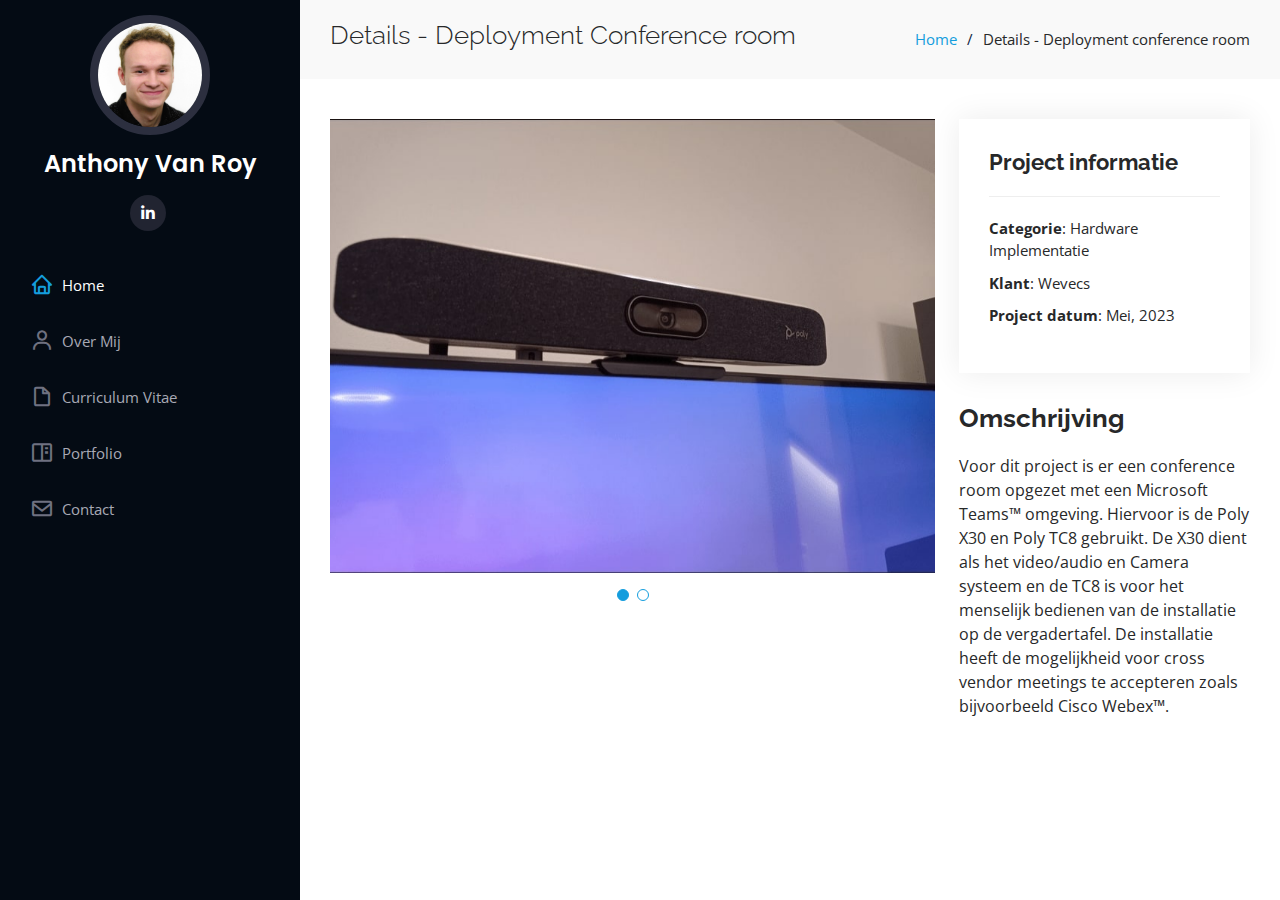
<file: portfolio-details-conference-room.html>
<!DOCTYPE html>
<html lang="en">

<head>
  <meta charset="utf-8">
  <meta content="width=device-width, initial-scale=1.0" name="viewport">

  <title>Details - conference room project</title>
  <meta content="" name="description">
  <meta content="" name="keywords">

  <link href="assets/img/favicon.png" rel="icon">
  <link href="assets/img/favicon-icon.png" rel="favicon-icon">

  <link href="https://fonts.googleapis.com/css?family=Open+Sans:300,300i,400,400i,600,600i,700,700i|Raleway:300,300i,400,400i,500,500i,600,600i,700,700i|Poppins:300,300i,400,400i,500,500i,600,600i,700,700i" rel="stylesheet">

  <link href="assets/vendor/aos/aos.css" rel="stylesheet">
  <link href="assets/vendor/bootstrap/css/bootstrap.min.css" rel="stylesheet">
  <link href="assets/vendor/bootstrap-icons/bootstrap-icons.css" rel="stylesheet">
  <link href="assets/vendor/boxicons/css/boxicons.min.css" rel="stylesheet">
  <link href="assets/vendor/glightbox/css/glightbox.min.css" rel="stylesheet">
  <link href="assets/vendor/swiper/swiper-bundle.min.css" rel="stylesheet">

  <link href="assets/css/style.css" rel="stylesheet">

</head>

<body>

  <i class="bi bi-list mobile-nav-toggle d-xl-none"></i>

  <header id="header">
    <div class="d-flex flex-column">

      <div class="profile">
        <img src="assets/img/profile-img.jpg" alt="" class="img-fluid rounded-circle">
        <h1 class="text-light"><a href="index.html">Anthony Van Roy</a></h1>
        <div class="social-links mt-3 text-center">
          <a href="https://www.linkedin.com/in/anthony-van-roy-a99211253/" class="linkedin"><i class="bx bxl-linkedin"></i></a>
        </div>
      </div>

      <nav id="navbar" class="nav-menu navbar">
        <ul>
          <li><a href="index.html#hero" class="nav-link scrollto active"><i class="bx bx-home"></i> <span>Home</span></a></li>
          <li><a href="index.html#about" class="nav-link scrollto"><i class="bx bx-user"></i> <span>Over Mij</span></a></li>
          <li><a href="index.html#resume" class="nav-link scrollto"><i class="bx bx-file-blank"></i> <span>Curriculum Vitae</span></a></li>
          <li><a href="index.html#portfolio" class="nav-link scrollto"><i class="bx bx-book-content"></i> <span>Portfolio</span></a></li>
          <li><a href="index.html#contact" class="nav-link scrollto"><i class="bx bx-envelope"></i> <span>Contact</span></a></li>
        </ul>
      </nav>
    </div>
  </header>

  <main id="main">

    <section id="breadcrumbs" class="breadcrumbs">
      <div class="container">

        <div class="d-flex justify-content-between align-items-center">
          <h2>Details - Deployment Conference room</h2>
          <ol>
            <li><a href="index.html">Home</a></li>
            <li>Details - Deployment conference room</li>
          </ol>
        </div>

      </div>
    </section>

    <section id="portfolio-details" class="portfolio-details">
      <div class="container">

        <div class="row gy-4">

          <div class="col-lg-8">
            <div class="portfolio-details-slider swiper">
              <div class="swiper-wrapper align-items-center">

                <div class="swiper-slide">
                  <img src="assets/img/portfolio/portfolio-conference-room-poly-01.jpg" alt="">
                </div>

                <div class="swiper-slide">
                  <img src="assets/img/portfolio/portfolio-conference-room-poly-02.jpg" alt="">
                </div>

              </div>
              <div class="swiper-pagination"></div>
            </div>
          </div>

          <div class="col-lg-4">
            <div class="portfolio-info">
              <h3>Project informatie</h3>
              <ul>
                <li><strong>Categorie</strong>: Hardware Implementatie</li>
                <li><strong>Klant</strong>: Wevecs</li>
                <li><strong>Project datum</strong>: Mei, 2023</li>
              </ul>
            </div>
            <div class="portfolio-description">
              <h2>Omschrijving</h2>
              <p>
                Voor dit project is er een conference room opgezet met een Microsoft Teams&trade; omgeving. Hiervoor is de Poly X30 en Poly TC8 gebruikt. De X30 dient als het video/audio en Camera systeem en de TC8 is voor het menselijk bedienen van de installatie op de vergadertafel. De installatie heeft de mogelijkheid voor cross vendor meetings te accepteren zoals bijvoorbeeld Cisco Webex&trade;.
              </p>
            </div>
          </div>

        </div>

      </div>
    </section>

  </main>

  <a href="#" class="back-to-top d-flex align-items-center justify-content-center"><i class="bi bi-arrow-up-short"></i></a>

  <script src="assets/vendor/purecounter/purecounter_vanilla.js"></script>
  <script src="assets/vendor/aos/aos.js"></script>
  <script src="assets/vendor/bootstrap/js/bootstrap.bundle.min.js"></script>
  <script src="assets/vendor/glightbox/js/glightbox.min.js"></script>
  <script src="assets/vendor/isotope-layout/isotope.pkgd.min.js"></script>
  <script src="assets/vendor/swiper/swiper-bundle.min.js"></script>
  <script src="assets/vendor/typed.js/typed.umd.js"></script>
  <script src="assets/vendor/waypoints/noframework.waypoints.js"></script>
  <script src="assets/vendor/php-email-form/validate.js"></script>

  <script src="assets/js/main.js"></script>

</body>

</html>
</file>
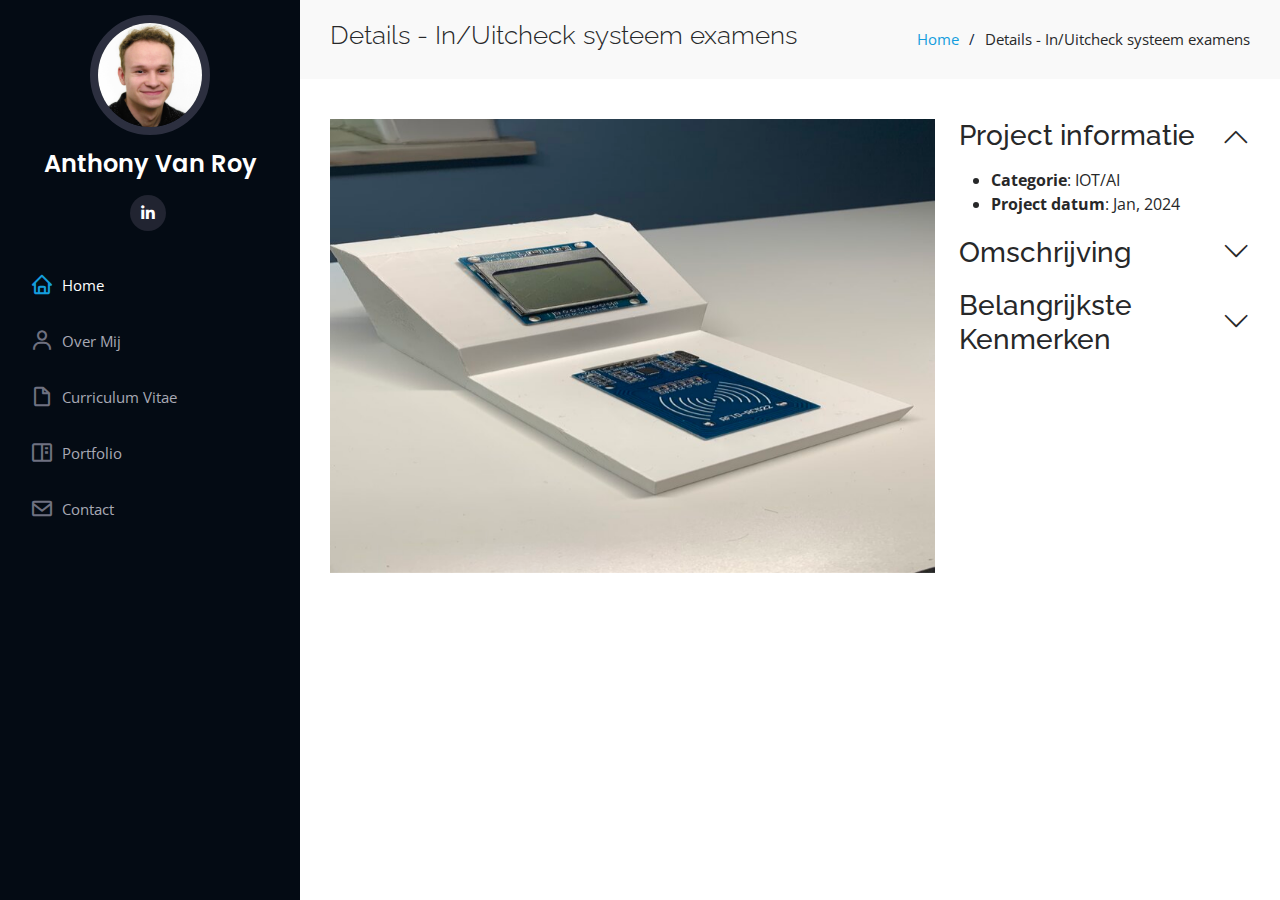
<file: portfolio-details-examen-inoutcheck-systeem.html>
<!DOCTYPE html>
<html lang="en">

<head>
    <meta charset="utf-8">
    <meta content="width=device-width, initial-scale=1.0" name="viewport">

    <title>Details - In/Uitcheck systeem examens</title>
    <meta content="" name="description">
    <meta content="" name="keywords">

    <link href="https://fonts.googleapis.com/css?family=Open+Sans:300,300i,400,400i,600,600i,700,700i|Raleway:300,300i,400,400i,500,500i,600,600i,700,700i|Poppins:300,300i,400,400i,500,500i,600,600i,700,700i" rel="stylesheet">

    <link href="assets/vendor/aos/aos.css" rel="stylesheet">
    <link href="assets/vendor/bootstrap/css/bootstrap.min.css" rel="stylesheet">
    <link href="assets/vendor/bootstrap-icons/bootstrap-icons.css" rel="stylesheet">
    <link href="assets/vendor/boxicons/css/boxicons.min.css" rel="stylesheet">
    <link href="assets/vendor/glightbox/css/glightbox.min.css" rel="stylesheet">
    <link href="assets/vendor/swiper/swiper-bundle.min.css" rel="stylesheet">

    <link href="assets/css/style.css" rel="stylesheet">
    
    <style>
        /* Add your custom styles here */

        .box {
            margin-bottom: 20px; /* Add margin bottom to create space between boxes */
        }

        .box h3 {
            position: relative;
            cursor: pointer;
            transition: opacity 0.3s ease-out;
        }

        .box h3 i {
            position: absolute;
            right: 0;
            top: 50%;
            transform: translateY(-50%);
            margin-left: 5px;
        }

        .box h3:hover {
            opacity: 0.8;
        }

        .box-content {
            display: none;
            margin-top: 15px; /* Add white space */
        }

        .expanded .box-content {
            display: block;
        }

        .box.expanded h3 i {
            transform: translateY(-50%) rotate(180deg);
        }
    </style>
</head>

<body>

    <i class="bi bi-list mobile-nav-toggle d-xl-none"></i>

    <header id="header">
        <div class="d-flex flex-column">

            <div class="profile">
                <img src="assets/img/profile-img.jpg" alt="" class="img-fluid rounded-circle">
                <h1 class="text-light"><a href="index.html">Anthony Van Roy</a></h1>
                <div class="social-links mt-3 text-center">
                    <a href="https://www.linkedin.com/in/anthony-v-a99211253" class="linkedin"><i class="bx bxl-linkedin"></i></a>
                </div>
            </div>

            <nav id="navbar" class="nav-menu navbar">
                <ul>
                    <li><a href="index.html#hero" class="nav-link scrollto active"><i class="bx bx-home"></i> <span>Home</span></a></li>
                    <li><a href="index.html#about" class="nav-link scrollto"><i class="bx bx-user"></i> <span>Over Mij</span></a></li>
                    <li><a href="index.html#resume" class="nav-link scrollto"><i class="bx bx-file-blank"></i> <span>Curriculum Vitae</span></a></li>
                    <li><a href="index.html#portfolio" class="nav-link scrollto"><i class="bx bx-book-content"></i> <span>Portfolio</span></a></li>
                    <li><a href="index.html#contact" class="nav-link scrollto"><i class="bx bx-envelope"></i> <span>Contact</span></a></li>
                </ul>
            </nav>
        </div>
    </header>

    <main id="main">

        <section id="breadcrumbs" class="breadcrumbs">
            <div class="container">

                <div class="d-flex justify-content-between align-items-center">
                    <h2>Details - In/Uitcheck systeem examens</h2>
                    <ol>
                        <li><a href="index.html">Home</a></li>
                        <li>Details - In/Uitcheck systeem examens</li>
                    </ol>
                </div>

            </div>
        </section>

        <section id="portfolio-details" class="portfolio-details">
            <div class="container">

                <div class="row gy-4">

                    <div class="col-lg-8">
                        <div class="portfolio-details-slider swiper">
                            <div class="swiper-wrapper align-items-center">

                                <div class="swiper-slide">
                                    <img src="assets/img/portfolio/portfolio-examen-inoutcheck-systeem.jpg" alt="">
                                </div>

                            </div>
                            <div class="swiper-pagination"></div>
                        </div>
                    </div>

                    <div class="col-lg-4">
                        <div class="box expanded" id="project-info"> <!-- Added expanded class here -->
                            <h3>Project informatie <i class="bi bi-chevron-down"></i></h3>
                            <div class="box-content">
                                <ul>
                                    <li><strong>Categorie</strong>: IOT/AI</li>
                                    <li><strong>Project datum</strong>: Jan, 2024</li>
                                </ul>
                            </div>
                        </div>
                        <div class="box" id="portfolio-description">
                            <h3>Omschrijving <i class="bi bi-chevron-down"></i></h3>
                            <div class="box-content">
                                <p>
                                    Tijdens mijn studiecarrière aan Thomas More campus Geel (2023-2024) heb ik verschillende projecten gemaakt. 
                                    <br><br>
                                    Eén daarvan was proof of concept maken voor het moderniseren van het examen in/uitcheck systeem.
                                    <br><br>
                                    Dit project had tot doel om de uitdagingen aan te pakken die gepaard gaan met het traditionele papieren inchecksysteem voor examens, 
                                    dat vaak tijdrovend was en extra mankracht vereiste.
                                    <br><br>
                                    De oplossing omvat geavanceerde technologieën, waaronder een LCD-scherm voor gebruikersfeedback, een RFID-kaartlezer voor snelle en efficiënte identificatie van studenten, 
                                    en een webcam (niet te zien op de foto) die een cruciale rol speelt bij het waarborgen van de integriteit van het incheckproces.
                                </p>
                            </div>
                        </div>
                        <div class="box" id="portfolio-description">
                            <h3>Belangrijkste Kenmerken <i class="bi bi-chevron-down"></i></h3>
                            <div class="box-content">
                                <p>
                                    RFID-Kaartlezer:
                                </p>
                                <p>
                                    Het hart van het systeem is de RFID-kaartlezer, waarmee studenten moeiteloos kunnen in- en uitchecken met hun studentenpas.
                                    Dit vereenvoudigt niet alleen het proces, maar zorgt ook voor een nauwkeurige identificatie en vermindert de kans op fouten.
                                </p>
                                <p>
                                    LCD-scherm voor Feedback:
                                </p>
                                <p>
                                    Het LCD-scherm geeft real-time feedback aan studenten, waarbij hun incheckstatus en andere relevante informatie worden bevestigd.
                                    De gebruiksvriendelijke interface verbetert de algehele ervaring en minimaliseert mogelijke verwarring.
                                </p>
                                <p>
                                    Minimale Tijdsduur:
                                </p>
                                <p>
                                    Om frauduleuze pogingen te voorkomen, is een minimale tijdsduur van 30 minuten geïmplementeerd. 
                                    Studenten kunnen niet uitchecken voordat deze minimale tijd is verstreken sinds het begin van het examen.
                                    Deze functie voegt een extra beveiligingslaag toe en waarborgt de integriteit van het examenproces.
                                </p>
                                <p>
                                    Gezichtsherkenning via DeepStack:
                                </p>
                                <p>
                                    Niet zichtbaar op de foto, integreert het systeem een webcam die studenten vraagt een foto te maken tijdens het incheckproces.
                                    De gezichtsherkenningstechnologie van DeepStack verifieert vervolgens de identiteit van de student, 
                                    waardoor ongeautoriseerde inchecks met andermans ID worden voorkomen.
                                </p>
                            </div>
                          </div>
                      </div>
                    </div>

                </div>

            </div>
        </section>

    </main>

    <a href="#" class="back-to-top d-flex align-items-center justify-content-center"><i class="bi bi-arrow-up-short"></i></a>

    <script src="assets/vendor/purecounter/purecounter_vanilla.js"></script>
    <script src="assets/vendor/aos/aos.js"></script>
    <script src="assets/vendor/bootstrap/js/bootstrap.bundle.min.js"></script>
    <script src="assets/vendor/glightbox/js/glightbox.min.js"></script>
    <script src="assets/vendor/isotope-layout/isotope.pkgd.min.js"></script>
    <script src="assets/vendor/swiper/swiper-bundle.min.js"></script>
    <script src="assets/vendor/typed.js/typed.umd.js"></script>
    <script src="assets/vendor/waypoints/noframework.waypoints.js"></script>
    <script src="assets/vendor/php-email-form/validate.js"></script>

    <script src="assets/js/main.js"></script>

    <script>
        document.addEventListener('DOMContentLoaded', function () {
            document.querySelectorAll('.box h3').forEach(function (heading) {
                heading.addEventListener('click', function () {
                    this.parentElement.classList.toggle('expanded');
                });
            });
        });
    </script>

</body>

</html>
</file>
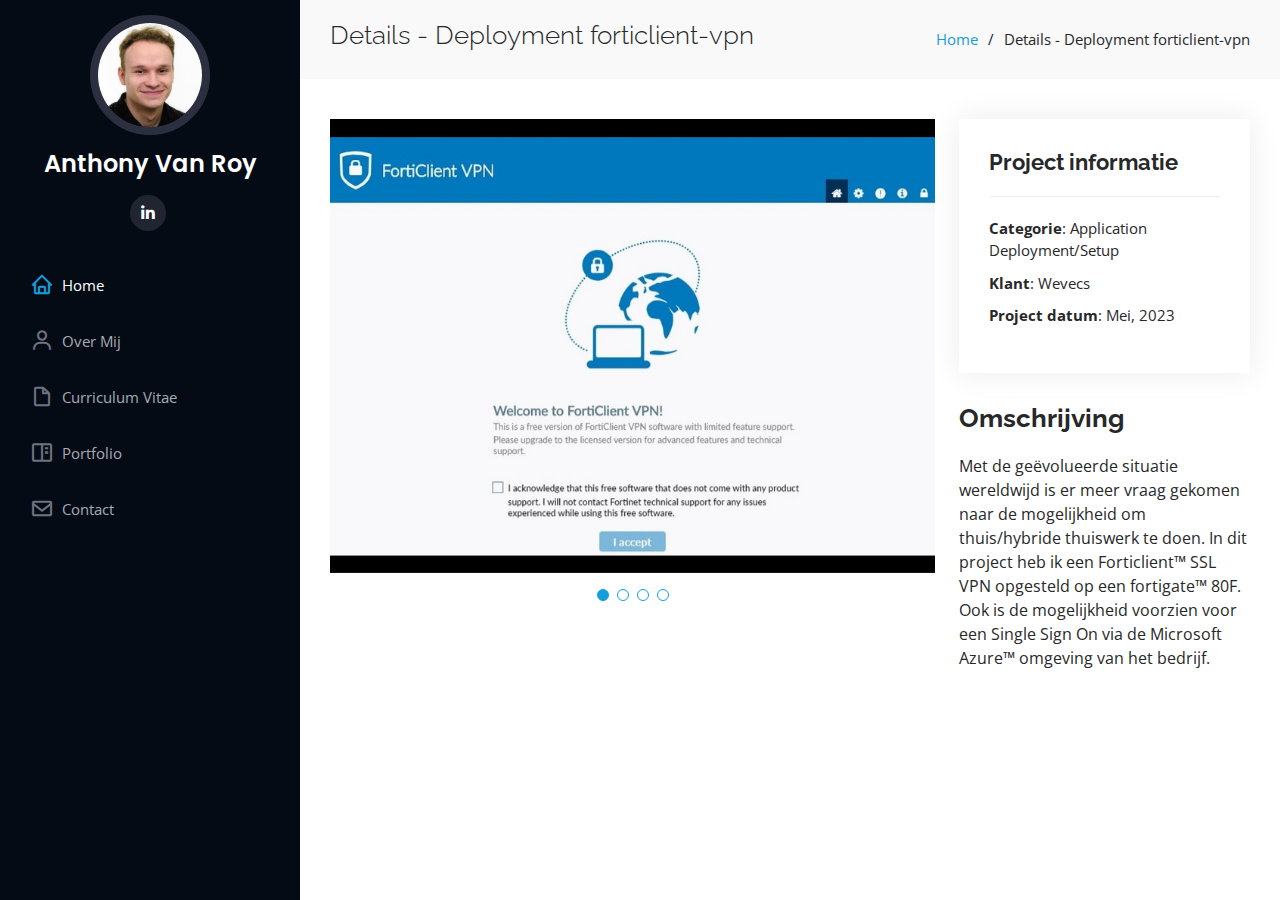
<file: portfolio-details-forticlient-vpn.html>
<!DOCTYPE html>
<html lang="en">

<head>
  <meta charset="utf-8">
  <meta content="width=device-width, initial-scale=1.0" name="viewport">

  <title>Details - Deployment forticlient-vpn</title>
  <meta content="" name="description">
  <meta content="" name="keywords">

  <link href="assets/img/favicon.png" rel="icon">
  <link href="assets/img/favicon-icon.png" rel="favicon-icon">

  <link href="https://fonts.googleapis.com/css?family=Open+Sans:300,300i,400,400i,600,600i,700,700i|Raleway:300,300i,400,400i,500,500i,600,600i,700,700i|Poppins:300,300i,400,400i,500,500i,600,600i,700,700i" rel="stylesheet">

  <link href="assets/vendor/aos/aos.css" rel="stylesheet">
  <link href="assets/vendor/bootstrap/css/bootstrap.min.css" rel="stylesheet">
  <link href="assets/vendor/bootstrap-icons/bootstrap-icons.css" rel="stylesheet">
  <link href="assets/vendor/boxicons/css/boxicons.min.css" rel="stylesheet">
  <link href="assets/vendor/glightbox/css/glightbox.min.css" rel="stylesheet">
  <link href="assets/vendor/swiper/swiper-bundle.min.css" rel="stylesheet">

  <link href="assets/css/style.css" rel="stylesheet">

</head>

<body>

  <i class="bi bi-list mobile-nav-toggle d-xl-none"></i>

  <header id="header">
    <div class="d-flex flex-column">

      <div class="profile">
        <img src="assets/img/profile-img.jpg" alt="" class="img-fluid rounded-circle">
        <h1 class="text-light"><a href="index.html">Anthony Van Roy</a></h1>
        <div class="social-links mt-3 text-center">
          <a href="https://www.linkedin.com/in/anthony-van-roy-a99211253/" class="linkedin"><i class="bx bxl-linkedin"></i></a>
        </div>
      </div>

      <nav id="navbar" class="nav-menu navbar">
        <ul>
          <li><a href="index.html#hero" class="nav-link scrollto active"><i class="bx bx-home"></i> <span>Home</span></a></li>
          <li><a href="index.html#about" class="nav-link scrollto"><i class="bx bx-user"></i> <span>Over Mij</span></a></li>
          <li><a href="index.html#resume" class="nav-link scrollto"><i class="bx bx-file-blank"></i> <span>Curriculum Vitae</span></a></li>
          <li><a href="index.html#portfolio" class="nav-link scrollto"><i class="bx bx-book-content"></i> <span>Portfolio</span></a></li>
          <li><a href="index.html#contact" class="nav-link scrollto"><i class="bx bx-envelope"></i> <span>Contact</span></a></li>
        </ul>
      </nav>
    </div>
  </header>

  <main id="main">

    <section id="breadcrumbs" class="breadcrumbs">
      <div class="container">

        <div class="d-flex justify-content-between align-items-center">
          <h2>Details - Deployment forticlient-vpn</h2>
          <ol>
            <li><a href="index.html">Home</a></li>
            <li>Details - Deployment forticlient-vpn</li>
          </ol>
        </div>

      </div>
    </section>

    <section id="portfolio-details" class="portfolio-details">
      <div class="container">

        <div class="row gy-4">

          <div class="col-lg-8">
            <div class="portfolio-details-slider swiper">
              <div class="swiper-wrapper align-items-center">

                <div class="swiper-slide">
                  <img src="assets/img/portfolio/portfolio-forticlient-01.jpg" alt="">
                </div>

                <div class="swiper-slide">
                  <img src="assets/img/portfolio/portfolio-forticlient-02.jpg" alt="">
                </div>

                <div class="swiper-slide">
                  <img src="assets/img/portfolio/portfolio-forticlient-03.jpg" alt="">
                </div>

                <div class="swiper-slide">
                  <img src="assets/img/portfolio/portfolio-forticlient-04.jpg" alt="">
                </div>

              </div>
              <div class="swiper-pagination"></div>
            </div>
          </div>

          <div class="col-lg-4">
            <div class="portfolio-info">
              <h3>Project informatie</h3>
              <ul>
                <li><strong>Categorie</strong>: Application Deployment/Setup</li>
                <li><strong>Klant</strong>: Wevecs</li>
                <li><strong>Project datum</strong>: Mei, 2023</li>
                <!--  <li><strong>Project Document Forticlient</strong>: <a href="assets/docs/Deployment forticlient via Intune.pdf">Download</a></li>  -->
                <!--  <li><strong>Project Document Fortigate</strong>: <a href="assets/docs/Installatie Fortigate SSL-VPN Fortigate.pdf">Download</a></li>  -->
              </ul>
            </div>
            <div class="portfolio-description">
              <h2>Omschrijving</h2>
              <p>
                Met de geëvolueerde situatie wereldwijd is er meer vraag gekomen naar de mogelijkheid om thuis/hybride thuiswerk te doen. In dit project heb ik een Forticlient&trade; SSL VPN opgesteld op een fortigate&trade; 80F. Ook is de mogelijkheid voorzien voor een Single Sign On via de Microsoft Azure&trade; omgeving van het bedrijf.
              </p>
            </div>
          </div>

        </div>

      </div>
    </section>

  </main>

  <a href="#" class="back-to-top d-flex align-items-center justify-content-center"><i class="bi bi-arrow-up-short"></i></a>

  <script src="assets/vendor/purecounter/purecounter_vanilla.js"></script>
  <script src="assets/vendor/aos/aos.js"></script>
  <script src="assets/vendor/bootstrap/js/bootstrap.bundle.min.js"></script>
  <script src="assets/vendor/glightbox/js/glightbox.min.js"></script>
  <script src="assets/vendor/isotope-layout/isotope.pkgd.min.js"></script>
  <script src="assets/vendor/swiper/swiper-bundle.min.js"></script>
  <script src="assets/vendor/typed.js/typed.umd.js"></script>
  <script src="assets/vendor/waypoints/noframework.waypoints.js"></script>
  <script src="assets/vendor/php-email-form/validate.js"></script>

  <script src="assets/js/main.js"></script>

</body>

</html>
</file>
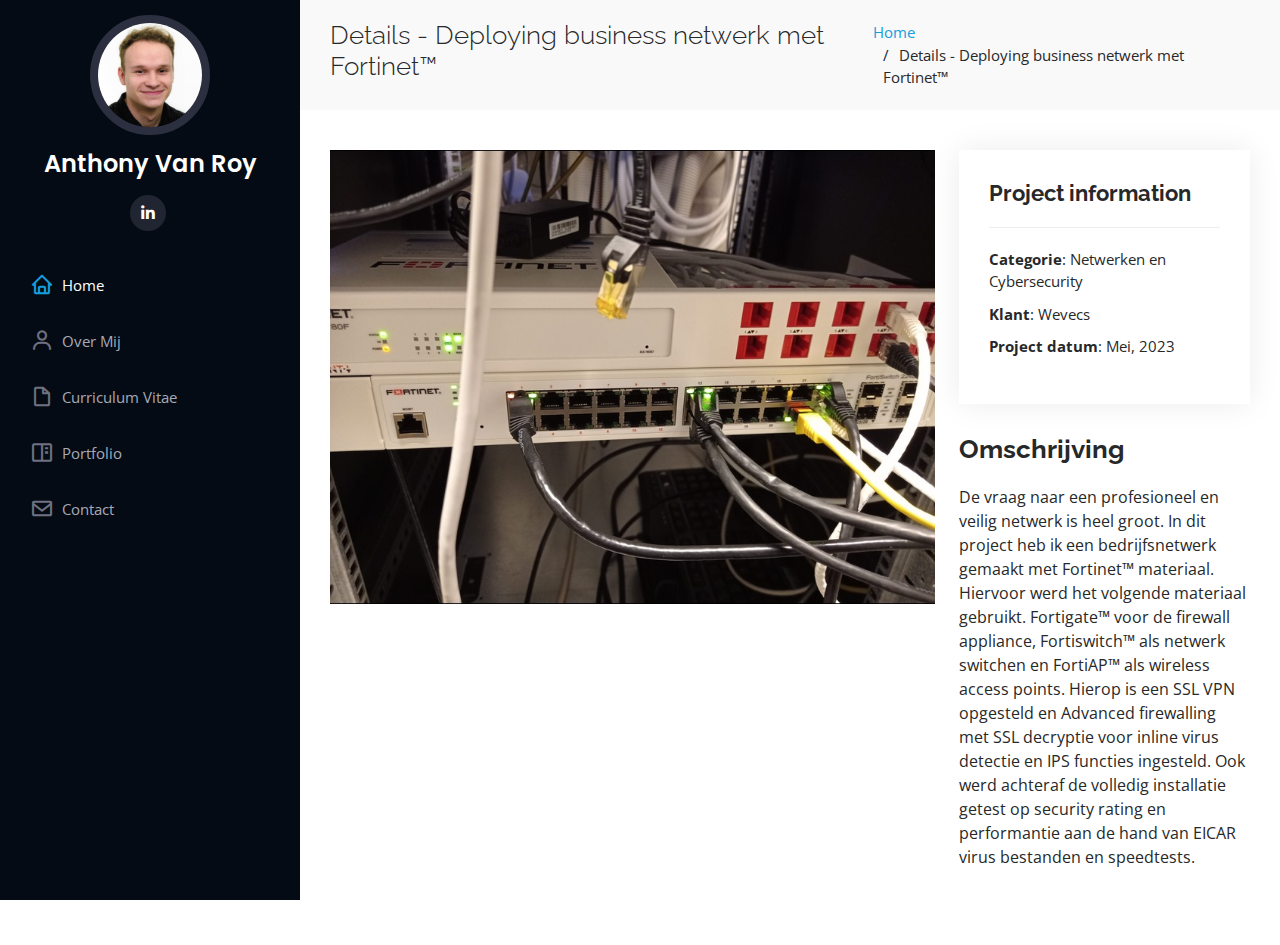
<file: portfolio-details-fortinet.html>
<!DOCTYPE html>
<html lang="en">

<head>
  <meta charset="utf-8">
  <meta content="width=device-width, initial-scale=1.0" name="viewport">

  <title>Details - Deploying business netwerk met Fortinet&trade;</title>
  <meta content="" name="description">
  <meta content="" name="keywords">

  <link href="assets/img/favicon.png" rel="icon">
  <link href="assets/img/favicon-icon.png" rel="favicon-icon">

  <link href="https://fonts.googleapis.com/css?family=Open+Sans:300,300i,400,400i,600,600i,700,700i|Raleway:300,300i,400,400i,500,500i,600,600i,700,700i|Poppins:300,300i,400,400i,500,500i,600,600i,700,700i" rel="stylesheet">

  <link href="assets/vendor/aos/aos.css" rel="stylesheet">
  <link href="assets/vendor/bootstrap/css/bootstrap.min.css" rel="stylesheet">
  <link href="assets/vendor/bootstrap-icons/bootstrap-icons.css" rel="stylesheet">
  <link href="assets/vendor/boxicons/css/boxicons.min.css" rel="stylesheet">
  <link href="assets/vendor/glightbox/css/glightbox.min.css" rel="stylesheet">
  <link href="assets/vendor/swiper/swiper-bundle.min.css" rel="stylesheet">

  <link href="assets/css/style.css" rel="stylesheet">

</head>

<body>

  <i class="bi bi-list mobile-nav-toggle d-xl-none"></i>

  <header id="header">
    <div class="d-flex flex-column">

      <div class="profile">
        <img src="assets/img/profile-img.jpg" alt="" class="img-fluid rounded-circle">
        <h1 class="text-light"><a href="index.html">Anthony Van Roy</a></h1>
        <div class="social-links mt-3 text-center">
          <a href="https://www.linkedin.com/in/anthony-van-roy-a99211253/" class="linkedin"><i class="bx bxl-linkedin"></i></a>
        </div>
      </div>

      <nav id="navbar" class="nav-menu navbar">
        <ul>
          <li><a href="index.html#hero" class="nav-link scrollto active"><i class="bx bx-home"></i> <span>Home</span></a></li>
          <li><a href="index.html#about" class="nav-link scrollto"><i class="bx bx-user"></i> <span>Over Mij</span></a></li>
          <li><a href="index.html#resume" class="nav-link scrollto"><i class="bx bx-file-blank"></i> <span>Curriculum Vitae</span></a></li>
          <li><a href="index.html#portfolio" class="nav-link scrollto"><i class="bx bx-book-content"></i> <span>Portfolio</span></a></li>
          <li><a href="index.html#contact" class="nav-link scrollto"><i class="bx bx-envelope"></i> <span>Contact</span></a></li>
        </ul>
      </nav>
    </div>
  </header>

  <main id="main">

    <section id="breadcrumbs" class="breadcrumbs">
      <div class="container">

        <div class="d-flex justify-content-between align-items-center">
          <h2>Details - Deploying business netwerk met Fortinet&trade;</h2>
          <ol>
            <li><a href="index.html">Home</a></li>
            <li>Details - Deploying business netwerk met Fortinet&trade;</li>
          </ol>
        </div>

      </div>
    </section>

    <section id="portfolio-details" class="portfolio-details">
      <div class="container">

        <div class="row gy-4">

          <div class="col-lg-8">
            <div class="portfolio-details-slider swiper">
              <div class="swiper-wrapper align-items-center">

                <div class="">
                  <img src="assets/img/portfolio/portfolio-fortinet-01.jpg" alt="">
                </div>

              </div>
              <div class="swiper-pagination"></div>
            </div>
          </div>

          <div class="col-lg-4">
            <div class="portfolio-info">
              <h3>Project information</h3>
              <ul>
                <li><strong>Categorie</strong>: Netwerken en Cybersecurity</li>
                <li><strong>Klant</strong>: Wevecs</li>
                <li><strong>Project datum</strong>: Mei, 2023</li>
              </ul>
            </div>
            <div class="portfolio-description">
              <h2>Omschrijving</h2>
              <p>
                De vraag naar een profesioneel en veilig netwerk is heel groot. In dit project heb ik een bedrijfsnetwerk gemaakt met Fortinet&trade; materiaal. Hiervoor werd het volgende materiaal gebruikt. Fortigate&trade; voor de firewall appliance, Fortiswitch&trade; als netwerk switchen en FortiAP&trade; als wireless access points. Hierop is een SSL VPN opgesteld en Advanced firewalling met SSL decryptie voor inline virus detectie en IPS functies ingesteld. Ook werd achteraf de volledig installatie getest op security rating en performantie aan de hand van EICAR virus bestanden en speedtests.
              </p>
            </div>
          </div>

        </div>

      </div>
    </section>

  </main>

  <a href="#" class="back-to-top d-flex align-items-center justify-content-center"><i class="bi bi-arrow-up-short"></i></a>

  <script src="assets/vendor/purecounter/purecounter_vanilla.js"></script>
  <script src="assets/vendor/aos/aos.js"></script>
  <script src="assets/vendor/bootstrap/js/bootstrap.bundle.min.js"></script>
  <script src="assets/vendor/glightbox/js/glightbox.min.js"></script>
  <script src="assets/vendor/isotope-layout/isotope.pkgd.min.js"></script>
  <script src="assets/vendor/swiper/swiper-bundle.min.js"></script>
  <script src="assets/vendor/typed.js/typed.umd.js"></script>
  <script src="assets/vendor/waypoints/noframework.waypoints.js"></script>
  <script src="assets/vendor/php-email-form/validate.js"></script>

  <script src="assets/js/main.js"></script>

</body>

</html>
</file>
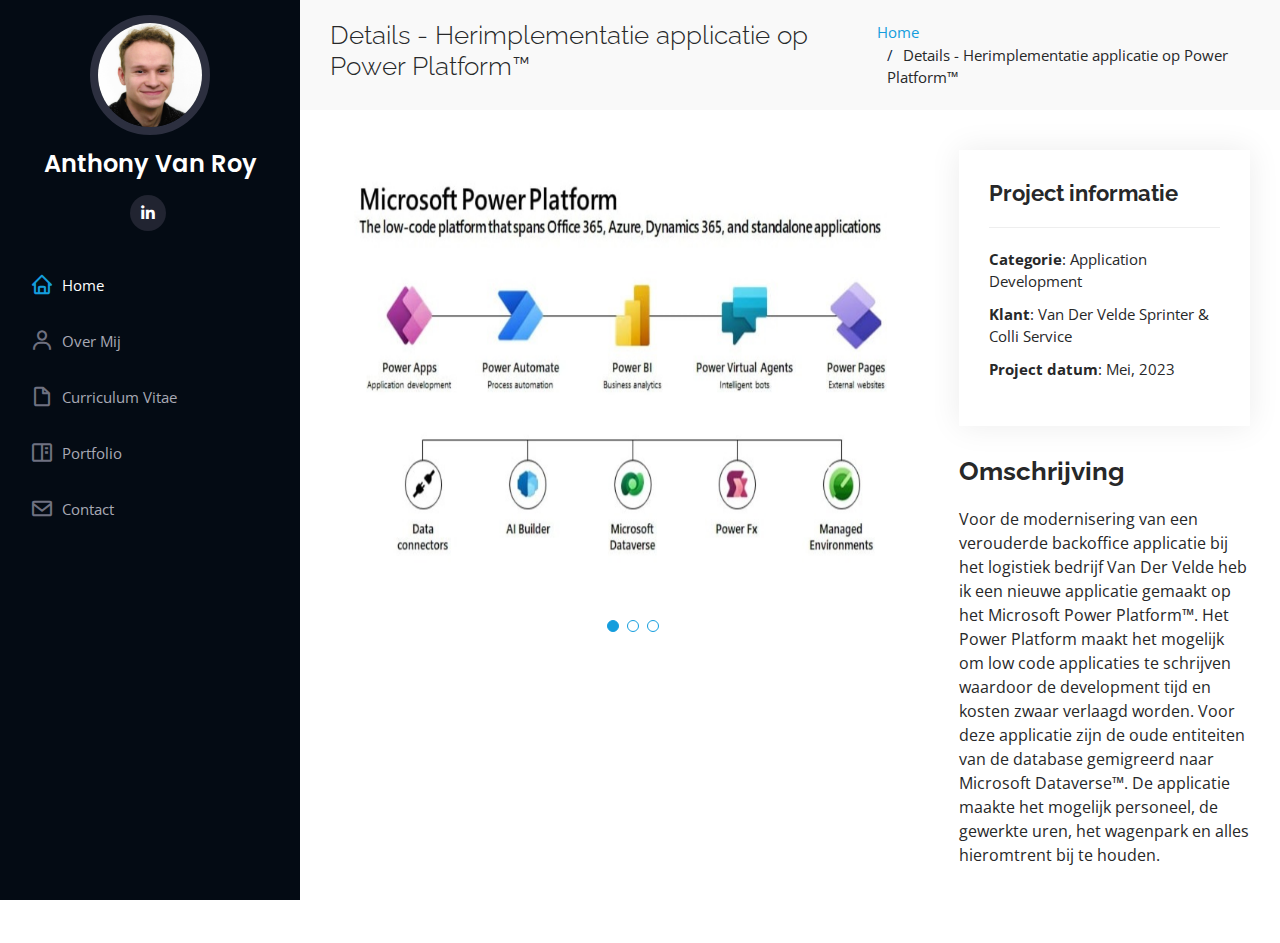
<file: portfolio-details-powerapps.html>
<!DOCTYPE html>
<html lang="en">

<head>
  <meta charset="utf-8">
  <meta content="width=device-width, initial-scale=1.0" name="viewport">

  <title>Details - Herimplementatie applicatie op Power Platform&trade;</title>
  <meta content="" name="description">
  <meta content="" name="keywords">

  <link href="assets/img/favicon.png" rel="icon">
  <link href="assets/img/favicon-icon.png" rel="favicon-icon">

  <link href="https://fonts.googleapis.com/css?family=Open+Sans:300,300i,400,400i,600,600i,700,700i|Raleway:300,300i,400,400i,500,500i,600,600i,700,700i|Poppins:300,300i,400,400i,500,500i,600,600i,700,700i" rel="stylesheet">

  <link href="assets/vendor/aos/aos.css" rel="stylesheet">
  <link href="assets/vendor/bootstrap/css/bootstrap.min.css" rel="stylesheet">
  <link href="assets/vendor/bootstrap-icons/bootstrap-icons.css" rel="stylesheet">
  <link href="assets/vendor/boxicons/css/boxicons.min.css" rel="stylesheet">
  <link href="assets/vendor/glightbox/css/glightbox.min.css" rel="stylesheet">
  <link href="assets/vendor/swiper/swiper-bundle.min.css" rel="stylesheet">

  <link href="assets/css/style.css" rel="stylesheet">

</head>

<body>

  <i class="bi bi-list mobile-nav-toggle d-xl-none"></i>

  <header id="header">
    <div class="d-flex flex-column">

      <div class="profile">
        <img src="assets/img/profile-img.jpg" alt="" class="img-fluid rounded-circle">
        <h1 class="text-light"><a href="index.html">Anthony Van Roy</a></h1>
        <div class="social-links mt-3 text-center">
          <a href="https://www.linkedin.com/in/anthony-van-roy-a99211253/" class="linkedin"><i class="bx bxl-linkedin"></i></a>
        </div>
      </div>

      <nav id="navbar" class="nav-menu navbar">
        <ul>
          <li><a href="index.html#hero" class="nav-link scrollto active"><i class="bx bx-home"></i> <span>Home</span></a></li>
          <li><a href="index.html#about" class="nav-link scrollto"><i class="bx bx-user"></i> <span>Over Mij</span></a></li>
          <li><a href="index.html#resume" class="nav-link scrollto"><i class="bx bx-file-blank"></i> <span>Curriculum Vitae</span></a></li>
          <li><a href="index.html#portfolio" class="nav-link scrollto"><i class="bx bx-book-content"></i> <span>Portfolio</span></a></li>
          <li><a href="index.html#contact" class="nav-link scrollto"><i class="bx bx-envelope"></i> <span>Contact</span></a></li>
        </ul>
      </nav>
    </div>
  </header>

  <main id="main">

    <section id="breadcrumbs" class="breadcrumbs">
      <div class="container">

        <div class="d-flex justify-content-between align-items-center">
          <h2>Details - Herimplementatie applicatie op Power Platform&trade;</h2>
          <ol>
            <li><a href="index.html">Home</a></li>
            <li>Details - Herimplementatie applicatie op Power Platform&trade;</li>
          </ol>
        </div>

      </div>
    </section>

    <section id="portfolio-details" class="portfolio-details">
      <div class="container">

        <div class="row gy-4">

          <div class="col-lg-8">
            <div class="portfolio-details-slider swiper">
              <div class="swiper-wrapper align-items-center">

                <div class="swiper-slide">
                  <img src="assets/img/portfolio/portfolio-powerapps-02.jpg" alt="">
                </div>

                <div class="swiper-slide">
                  <img src="assets/img/portfolio/portfolio-powerapps-03.jpg" alt="">
                </div>

                <div class="swiper-slide">
                  <img src="assets/img/portfolio/portfolio-powerapps-04.jpg" alt="">
                </div>

              </div>
              <div class="swiper-pagination"></div>
            </div>
          </div>

          <div class="col-lg-4">
            <div class="portfolio-info">
              <h3>Project informatie</h3>
              <ul>
                <li><strong>Categorie</strong>: Application Development</li>
                <li><strong>Klant</strong>: Van Der Velde Sprinter & Colli Service</li>
                <li><strong>Project datum</strong>: Mei, 2023</li>
                <!--  <li><strong>Project Document</strong>: <a href="assets/docs/Technical Manual Van Der Velde Adminware.pdf">Download</a></li>  -->
              </ul>
            </div>
            <div class="portfolio-description">
              <h2>Omschrijving</h2>
              <p>
                Voor de modernisering van een verouderde backoffice applicatie bij het logistiek bedrijf Van Der Velde heb ik een nieuwe applicatie gemaakt op het Microsoft Power Platform&trade;. Het Power Platform maakt het mogelijk om low code applicaties te schrijven waardoor de development tijd en kosten zwaar verlaagd worden. Voor deze applicatie zijn de oude entiteiten van de database gemigreerd naar Microsoft Dataverse&trade;. De applicatie maakte het mogelijk personeel, de gewerkte uren, het wagenpark en alles hieromtrent bij te houden.
              </p>
            </div>
          </div>

        </div>

      </div>
    </section>

  </main>

  <a href="#" class="back-to-top d-flex align-items-center justify-content-center"><i class="bi bi-arrow-up-short"></i></a>

  <script src="assets/vendor/purecounter/purecounter_vanilla.js"></script>
  <script src="assets/vendor/aos/aos.js"></script>
  <script src="assets/vendor/bootstrap/js/bootstrap.bundle.min.js"></script>
  <script src="assets/vendor/glightbox/js/glightbox.min.js"></script>
  <script src="assets/vendor/isotope-layout/isotope.pkgd.min.js"></script>
  <script src="assets/vendor/swiper/swiper-bundle.min.js"></script>
  <script src="assets/vendor/typed.js/typed.umd.js"></script>
  <script src="assets/vendor/waypoints/noframework.waypoints.js"></script>
  <script src="assets/vendor/php-email-form/validate.js"></script>

  <script src="assets/js/main.js"></script>

</body>

</html>
</file>
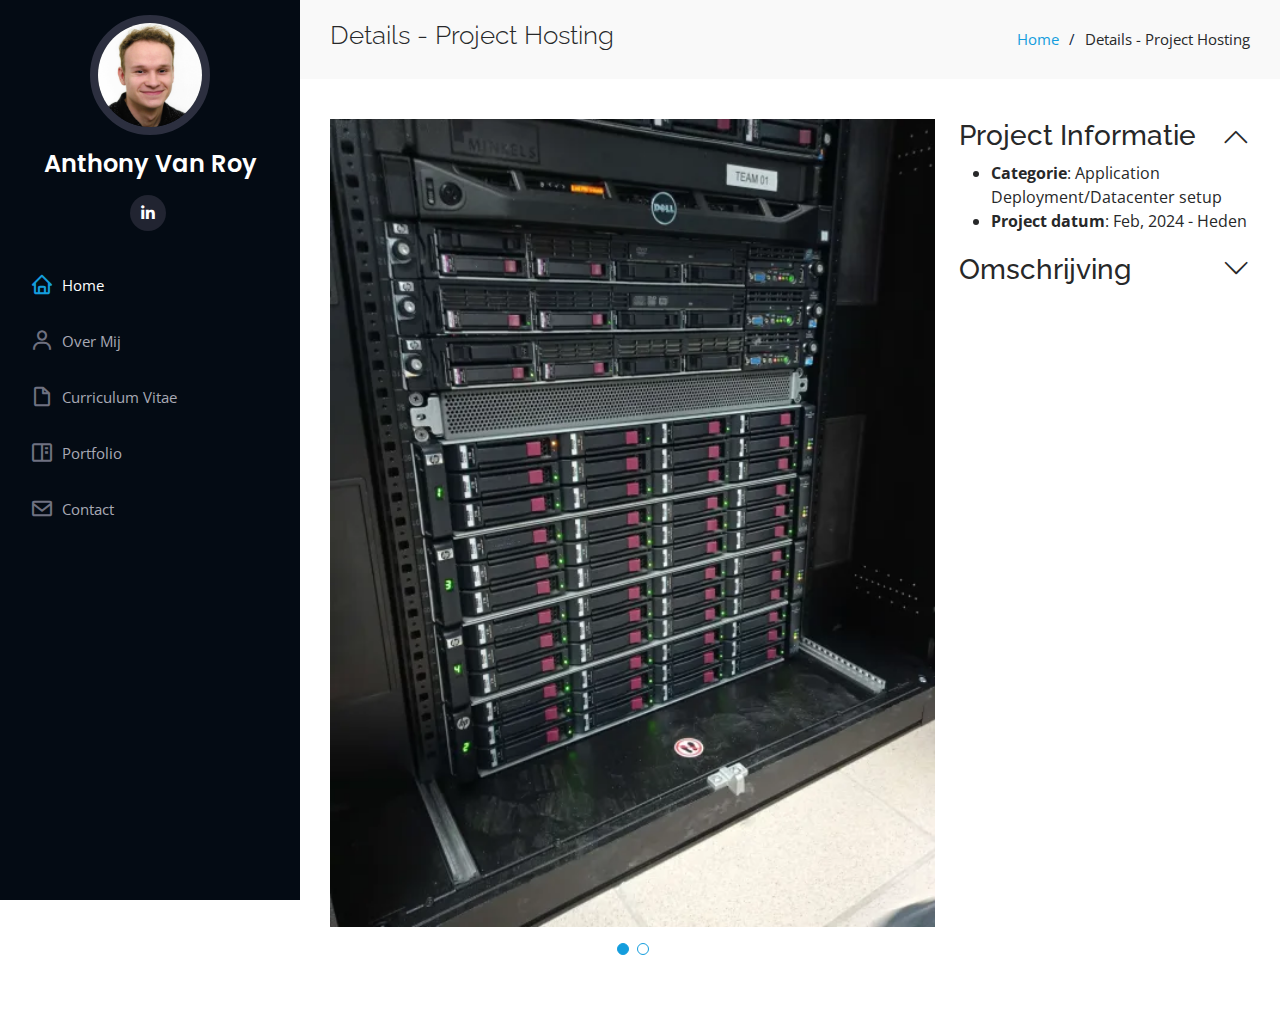
<file: portfolio-details-project-hosting.html>
<!DOCTYPE html>
<html lang="en">

<head>
  <meta charset="utf-8">
  <meta content="width=device-width, initial-scale=1.0" name="viewport">

  <title>Details - Project Hosting</title>
  <meta content="" name="description">
  <meta content="" name="keywords">

  <link href="assets/img/favicon.png" rel="icon">
  <link href="assets/img/favicon-icon.png" rel="favicon-icon">

  <link href="https://fonts.googleapis.com/css?family=Open+Sans:300,300i,400,400i,600,600i,700,700i|Raleway:300,300i,400,400i,500,500i,600,600i,700,700i|Poppins:300,300i,400,400i,500,500i,600,600i,700,700i" rel="stylesheet">

  <link href="assets/vendor/aos/aos.css" rel="stylesheet">
  <link href="assets/vendor/bootstrap/css/bootstrap.min.css" rel="stylesheet">
  <link href="assets/vendor/bootstrap-icons/bootstrap-icons.css" rel="stylesheet">
  <link href="assets/vendor/boxicons/css/boxicons.min.css" rel="stylesheet">
  <link href="assets/vendor/glightbox/css/glightbox.min.css" rel="stylesheet">
  <link href="assets/vendor/swiper/swiper-bundle.min.css" rel="stylesheet">

  <link href="assets/css/style.css" rel="stylesheet">

  <style>
    .box {
        margin-bottom: 20px; /* Add margin bottom to create space between boxes */
    }

    .box h3 {
        position: relative;
        cursor: pointer;
        transition: opacity 0.3s ease-out;
    }

    .box h3 i {
        position: absolute;
        right: 0;
        top: 50%;
        transform: translateY(-50%);
        margin-left: 5px;
    }

    .box h3:hover {
        opacity: 0.8;
    }

    .box-content {
        display: none;
    }

    .expanded .box-content {
        display: block;
    }

    .box.expanded h3 i {
        transform: translateY(-50%) rotate(180deg);
    }
  </style>
</head>

<body>

  <i class="bi bi-list mobile-nav-toggle d-xl-none"></i>

  <header id="header">
    <div class="d-flex flex-column">

      <div class="profile">
        <img src="assets/img/profile-img.jpg" alt="" class="img-fluid rounded-circle">
        <h1 class="text-light"><a href="index.html">Anthony Van Roy</a></h1>
        <div class="social-links mt-3 text-center">
          <a href="https://www.linkedin.com/in/anthony-van-roy-a99211253/" class="linkedin"><i class="bx bxl-linkedin"></i></a>
        </div>
      </div>

      <nav id="navbar" class="nav-menu navbar">
        <ul>
          <li><a href="index.html#hero" class="nav-link scrollto active"><i class="bx bx-home"></i> <span>Home</span></a></li>
          <li><a href="index.html#about" class="nav-link scrollto"><i class="bx bx-user"></i> <span>Over Mij</span></a></li>
          <li><a href="index.html#resume" class="nav-link scrollto"><i class="bx bx-file-blank"></i> <span>Curriculum Vitae</span></a></li>
          <li><a href="index.html#portfolio" class="nav-link scrollto"><i class="bx bx-book-content"></i> <span>Portfolio</span></a></li>
          <li><a href="index.html#contact" class="nav-link scrollto"><i class="bx bx-envelope"></i> <span>Contact</span></a></li>
        </ul>
      </nav>
    </div>
  </header>

  <main id="main">

    <section id="breadcrumbs" class="breadcrumbs">
      <div class="container">

        <div class="d-flex justify-content-between align-items-center">
          <h2>Details - Project Hosting</h2>
          <ol>
            <li><a href="index.html">Home</a></li>
            <li>Details - Project Hosting</li>
          </ol>
        </div>

      </div>
    </section>

    <section id="portfolio-details" class="portfolio-details">
      <div class="container">

        <div class="row gy-4">

          <div class="col-lg-8">
            <div class="portfolio-details-slider swiper">
              <div class="swiper-wrapper align-items-center">

                <div class="swiper-slide">
                  <img src="assets/img/portfolio/portfolio-project-hosting-01.jpg" alt="">
                </div>

                <div class="swiper-slide">
                  <img src="assets/img/portfolio/portfolio-project-hosting-02.jpg" alt="">
                </div>

              </div>
              <div class="swiper-pagination"></div>
            </div>
          </div>

          <div class="col-lg-4">
            <div class="box expanded" id="project-info">
                <h3>Project Informatie <i class="bi bi-chevron-down"></i></h3>
                <div class="box-content">
                    <ul>
                      <li><strong>Categorie</strong>: Application Deployment/Datacenter setup</li>
                      <li><strong>Project datum</strong>: Feb, 2024 - Heden</li>
                    </ul>
                </div>
            </div>
            <div class="box" id="omschrijving">
                <h3>Omschrijving <i class="bi bi-chevron-down"></i></h3>
                <div class="box-content">
                    <p>
                      Voor de modules project hosting, datacenter technology en Network & OS Security, hebben wij de taak gekregen om een hosting platform op te stellen voor php applicaties op te hosten. 
                      <br><br>
                      Hiervoor maak ik en mijn team een cluster waarop dit kan draaien.
                      <br><br>
                      Deze bestaat uit. Een Pfsense firewall met remote management vpn, een storage array dat bestaat uit 4 HPE P2000 San's en een fibrechannelswitch om dit te verbinden. 
                      <br><br>
                      En als laatste een ESXI cluster met drie nodes centraal gemanaged door een vcenter. 
                      <br><br>
                      Er zal een admin stack aanwezig zijn met monitoring, en een ticketing systeem die in een kubernetes cluster zullen draaien. 
                      <br><br>
                      Verder is dit project nog in volle loop en zou verwacht afzijn begin Juni 2024 meer informatie volgt dan.
                    </p>
                </div>
            </div>
        </div>

        </div>

      </div>
    </section>

  </main>

  <a href="#" class="back-to-top d-flex align-items-center justify-content-center"><i class="bi bi-arrow-up-short"></i></a>

  <script src="assets/vendor/purecounter/purecounter_vanilla.js"></script>
  <script src="assets/vendor/aos/aos.js"></script>
  <script src="assets/vendor/bootstrap/js/bootstrap.bundle.min.js"></script>
  <script src="assets/vendor/glightbox/js/glightbox.min.js"></script>
  <script src="assets/vendor/isotope-layout/isotope.pkgd.min.js"></script>
  <script src="assets/vendor/swiper/swiper-bundle.min.js"></script>
  <script src="assets/vendor/typed.js/typed.umd.js"></script>
  <script src="assets/vendor/waypoints/noframework.waypoints.js"></script>
  <script src="assets/vendor/php-email-form/validate.js"></script>

  <script src="assets/js/main.js"></script>

  <script>
    document.addEventListener('DOMContentLoaded', function () {
        document.querySelectorAll('.box h3').forEach(function (heading) {
            heading.addEventListener('click', function () {
                this.parentElement.classList.toggle('expanded');
            });
        });
    });
</script>

</body>

</html>
</file>
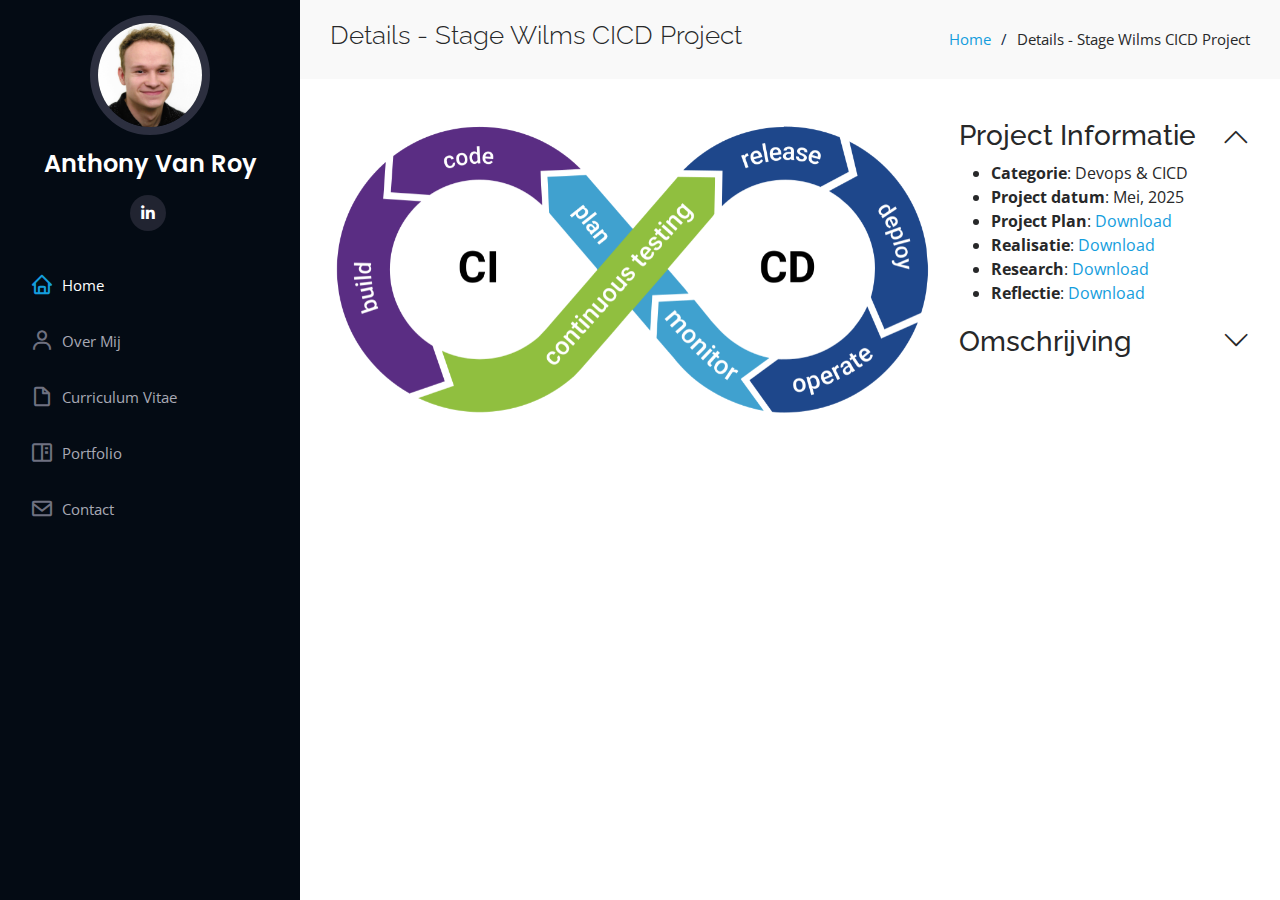
<file: portfolio-details-stage.html>
<!DOCTYPE html>
<html lang="en">

<head>
  <meta charset="utf-8">
  <meta content="width=device-width, initial-scale=1.0" name="viewport">

  <title>Details - Stage Wilms CICD Project</title>
  <meta content="" name="description">
  <meta content="" name="keywords">

  <link href="assets/img/favicon.png" rel="icon">
  <link href="assets/img/favicon-icon.png" rel="favicon-icon">

  <link href="https://fonts.googleapis.com/css?family=Open+Sans:300,300i,400,400i,600,600i,700,700i|Raleway:300,300i,400,400i,500,500i,600,600i,700,700i|Poppins:300,300i,400,400i,500,500i,600,600i,700,700i" rel="stylesheet">

  <link href="assets/vendor/aos/aos.css" rel="stylesheet">
  <link href="assets/vendor/bootstrap/css/bootstrap.min.css" rel="stylesheet">
  <link href="assets/vendor/bootstrap-icons/bootstrap-icons.css" rel="stylesheet">
  <link href="assets/vendor/boxicons/css/boxicons.min.css" rel="stylesheet">
  <link href="assets/vendor/glightbox/css/glightbox.min.css" rel="stylesheet">
  <link href="assets/vendor/swiper/swiper-bundle.min.css" rel="stylesheet">

  <link href="assets/css/style.css" rel="stylesheet">

  <style>
    .box {
        margin-bottom: 20px; /* Add margin bottom to create space between boxes */
    }

    .box h3 {
        position: relative;
        cursor: pointer;
        transition: opacity 0.3s ease-out;
    }

    .box h3 i {
        position: absolute;
        right: 0;
        top: 50%;
        transform: translateY(-50%);
        margin-left: 5px;
    }

    .box h3:hover {
        opacity: 0.8;
    }

    .box-content {
        display: none;
    }

    .expanded .box-content {
        display: block;
    }

    .box.expanded h3 i {
        transform: translateY(-50%) rotate(180deg);
    }
  </style>

</head>

<body>

  <i class="bi bi-list mobile-nav-toggle d-xl-none"></i>

  <header id="header">
    <div class="d-flex flex-column">

      <div class="profile">
        <img src="assets/img/profile-img.jpg" alt="" class="img-fluid rounded-circle">
        <h1 class="text-light"><a href="index.html">Anthony Van Roy</a></h1>
        <div class="social-links mt-3 text-center">
          <a href="https://www.linkedin.com/in/anthony-van-roy-a99211253/" class="linkedin"><i class="bx bxl-linkedin"></i></a>
        </div>
      </div>

      <nav id="navbar" class="nav-menu navbar">
        <ul>
          <li><a href="index.html#hero" class="nav-link scrollto active"><i class="bx bx-home"></i> <span>Home</span></a></li>
          <li><a href="index.html#about" class="nav-link scrollto"><i class="bx bx-user"></i> <span>Over Mij</span></a></li>
          <li><a href="index.html#resume" class="nav-link scrollto"><i class="bx bx-file-blank"></i> <span>Curriculum Vitae</span></a></li>
          <li><a href="index.html#portfolio" class="nav-link scrollto"><i class="bx bx-book-content"></i> <span>Portfolio</span></a></li>
          <li><a href="index.html#contact" class="nav-link scrollto"><i class="bx bx-envelope"></i> <span>Contact</span></a></li>
        </ul>
      </nav>
    </div>
  </header>

  <main id="main">

    <section id="breadcrumbs" class="breadcrumbs">
      <div class="container">

        <div class="d-flex justify-content-between align-items-center">
          <h2>Details - Stage Wilms CICD Project</h2>
          <ol>
            <li><a href="index.html">Home</a></li>
            <li>Details - Stage Wilms CICD Project</li>
          </ol>
        </div>

      </div>
    </section>

    <section id="portfolio-details" class="portfolio-details">
      <div class="container">

        <div class="row gy-4">

          <div class="col-lg-8">
            <div class="portfolio-details-slider swiper">
              <div class="swiper-wrapper align-items-center">

                <div class="swiper-slide">
                  <img src="assets/img/portfolio/portfolio-stage-01.png" alt="">
                </div>

              </div>
            <div class="swiper-pagination"></div>
            </div>
          </div>

          <div class="col-lg-4">
            <div class="box expanded" id="project-info"> <!-- Added expanded class here -->
                <h3>Project Informatie <i class="bi bi-chevron-down"></i></h3>
                <div class="box-content">
                    <ul>
                        <li><strong>Categorie</strong>: Devops & CICD</li>
                        <li><strong>Project datum</strong>: Mei, 2025</li>
                        <li><strong>Project Plan</strong>: <a href="assets/docs/Projectplan_Stage_V2.pptx">Download</a></li>
                        <li><strong>Realisatie</strong>: <a href="assets/docs/realisatie_doc_stage.pdf">Download</a></li>
                        <li><strong>Research</strong>: <a href="assets/docs/research_doc_stage.pdf">Download</a></li>
                        <li><strong>Reflectie</strong>: <a href="assets/docs/reflectie_doc_stage.pdf">Download</a></li>
                    </ul>
                </div>
            </div>
            <div class="box" id="omschrijving">
                <h3>Omschrijving <i class="bi bi-chevron-down"></i></h3>
                <div class="box-content">
                    <p>
                      Tijdens mijn stage bij Wilms NV (2025) heb ik een geautomatiseerde deployment en orkestratie-oplossing ontwikkeld.
                      <br>
                      Hierbij werd een custom backend API gebouwd met FastAPI, die via Ansible Runner infrastructuur en software uitrolt.
                      <br>
                      De volledige oplossing maakt gebruik van Docker & Docker Compose voor containerisatie, Azure DevOps Pipelines voor CI/CD, 
                      en OpenBao voor secrets management.
                      <br>
                      Deze modulaire, open-source gebaseerde architectuur sluit aan bij de interne kennis 
                      en infrastructuur van Wilms NV, en biedt maximale flexibiliteit en beheersbaarheid
                    </p>
                </div>
            </div>
            
        </div>

        </div>

      </div>
    </section>

  </main>

  <a href="#" class="back-to-top d-flex align-items-center justify-content-center"><i class="bi bi-arrow-up-short"></i></a>

  <script src="assets/vendor/purecounter/purecounter_vanilla.js"></script>
  <script src="assets/vendor/aos/aos.js"></script>
  <script src="assets/vendor/bootstrap/js/bootstrap.bundle.min.js"></script>
  <script src="assets/vendor/glightbox/js/glightbox.min.js"></script>
  <script src="assets/vendor/isotope-layout/isotope.pkgd.min.js"></script>
  <script src="assets/vendor/swiper/swiper-bundle.min.js"></script>
  <script src="assets/vendor/typed.js/typed.umd.js"></script>
  <script src="assets/vendor/waypoints/noframework.waypoints.js"></script>
  <script src="assets/vendor/php-email-form/validate.js"></script>

  <script src="assets/js/main.js"></script>

  <script>
    document.addEventListener('DOMContentLoaded', function () {
        document.querySelectorAll('.box h3').forEach(function (heading) {
            heading.addEventListener('click', function () {
                this.parentElement.classList.toggle('expanded');
            });
        });
    });
  </script>

</body>

</html>
</file>
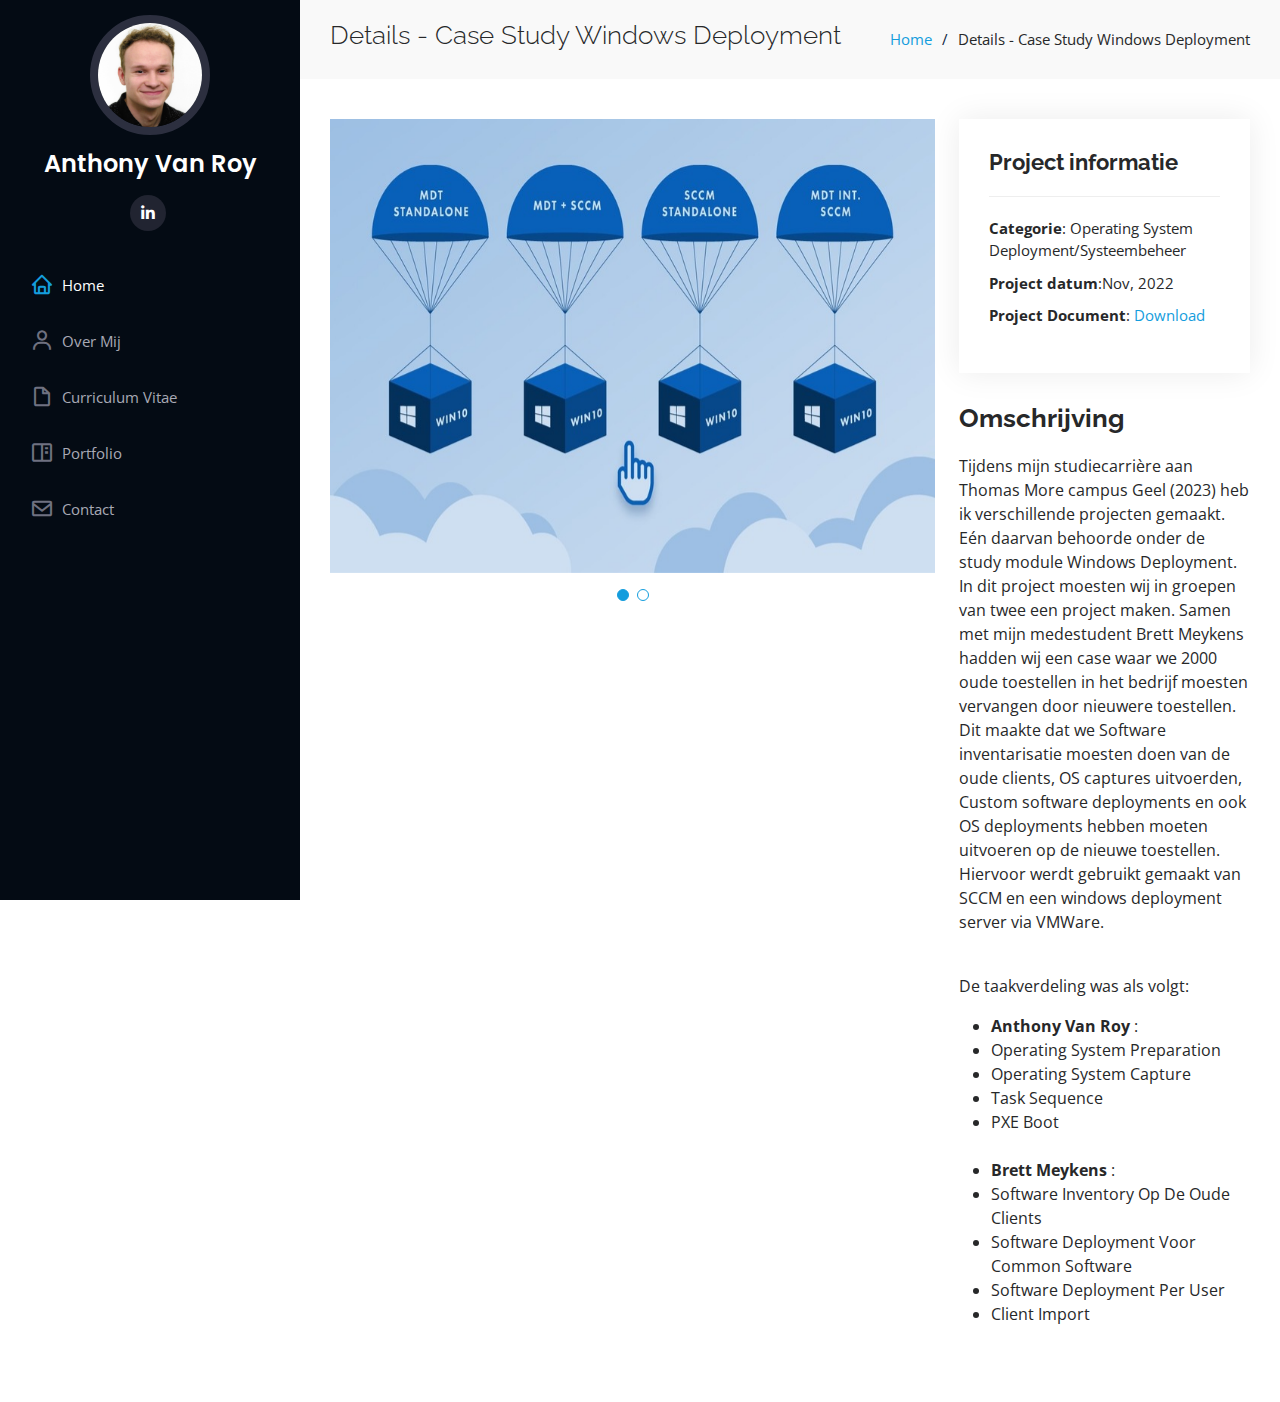
<file: portfolio-details-windows-deployment.html>
<!DOCTYPE html>
<html lang="en">

<head>
  <meta charset="utf-8">
  <meta content="width=device-width, initial-scale=1.0" name="viewport">

  <title>Details - Case Study Windows Deployment</title>
  <meta content="" name="description">
  <meta content="" name="keywords">

  <link href="assets/img/favicon.png" rel="icon">
  <link href="assets/img/favicon-icon.png" rel="favicon-icon">

  <link href="https://fonts.googleapis.com/css?family=Open+Sans:300,300i,400,400i,600,600i,700,700i|Raleway:300,300i,400,400i,500,500i,600,600i,700,700i|Poppins:300,300i,400,400i,500,500i,600,600i,700,700i" rel="stylesheet">

  <link href="assets/vendor/aos/aos.css" rel="stylesheet">
  <link href="assets/vendor/bootstrap/css/bootstrap.min.css" rel="stylesheet">
  <link href="assets/vendor/bootstrap-icons/bootstrap-icons.css" rel="stylesheet">
  <link href="assets/vendor/boxicons/css/boxicons.min.css" rel="stylesheet">
  <link href="assets/vendor/glightbox/css/glightbox.min.css" rel="stylesheet">
  <link href="assets/vendor/swiper/swiper-bundle.min.css" rel="stylesheet">

  <link href="assets/css/style.css" rel="stylesheet">

</head>

<body>

  <i class="bi bi-list mobile-nav-toggle d-xl-none"></i>

  <header id="header">
    <div class="d-flex flex-column">

      <div class="profile">
        <img src="assets/img/profile-img.jpg" alt="" class="img-fluid rounded-circle">
        <h1 class="text-light"><a href="index.html">Anthony Van Roy</a></h1>
        <div class="social-links mt-3 text-center">
          <a href="https://www.linkedin.com/in/anthony-van-roy-a99211253/" class="linkedin"><i class="bx bxl-linkedin"></i></a>
        </div>
      </div>

      <nav id="navbar" class="nav-menu navbar">
        <ul>
          <li><a href="index.html#hero" class="nav-link scrollto active"><i class="bx bx-home"></i> <span>Home</span></a></li>
          <li><a href="index.html#about" class="nav-link scrollto"><i class="bx bx-user"></i> <span>Over Mij</span></a></li>
          <li><a href="index.html#resume" class="nav-link scrollto"><i class="bx bx-file-blank"></i> <span>Curriculum Vitae</span></a></li>
          <li><a href="index.html#portfolio" class="nav-link scrollto"><i class="bx bx-book-content"></i> <span>Portfolio</span></a></li>
          <li><a href="index.html#contact" class="nav-link scrollto"><i class="bx bx-envelope"></i> <span>Contact</span></a></li>
        </ul>
      </nav>
    </div>
  </header>

  <main id="main">

    <section id="breadcrumbs" class="breadcrumbs">
      <div class="container">

        <div class="d-flex justify-content-between align-items-center">
          <h2>Details - Case Study Windows Deployment</h2>
          <ol>
            <li><a href="index.html">Home</a></li>
            <li>Details - Case Study Windows Deployment</li>
          </ol>
        </div>

      </div>
    </section>

    <section id="portfolio-details" class="portfolio-details">
      <div class="container">

        <div class="row gy-4">

          <div class="col-lg-8">
            <div class="portfolio-details-slider swiper">
              <div class="swiper-wrapper align-items-center">

                <div class="swiper-slide">
                  <img src="assets/img/portfolio/portfolio-case-study-windows-deployment-01.jpg" alt="">
                </div>

                <div class="swiper-slide">
                  <img src="assets/img/portfolio/portfolio-case-study-windows-deployment-02.jpg" alt="">
                </div>

              </div>
              <div class="swiper-pagination"></div>
            </div>
          </div>

          <div class="col-lg-4">
            <div class="portfolio-info">
              <h3>Project informatie</h3>
              <ul>
                <li><strong>Categorie</strong>: Operating System Deployment/Systeembeheer</li>
                <li><strong>Project datum</strong>:Nov, 2022</li>
                <li><strong>Project Document</strong>: <a href="assets/docs/casestudy_windowsdeployment.pdf">Download</a></li>
              </ul>
            </div>
            <div class="portfolio-description">
              <h2>Omschrijving</h2>
              <p>
                Tijdens mijn studiecarrière aan Thomas More campus Geel (2023) heb ik verschillende projecten gemaakt. Eén daarvan behoorde onder de study module Windows Deployment. In dit project moesten wij in groepen van twee een project maken. Samen met mijn medestudent Brett Meykens hadden wij een case waar we 2000 oude toestellen in het bedrijf moesten vervangen door nieuwere toestellen. Dit maakte dat we Software inventarisatie moesten doen van de oude clients, OS captures uitvoerden, Custom software deployments en ook OS deployments hebben moeten uitvoeren op de nieuwe toestellen. Hiervoor werdt gebruikt gemaakt van SCCM en een windows deployment server via VMWare.
              </p>
              <br>

            <div class="">
              <p>De taakverdeling was als volgt:</p>
              <ul>
                <li><strong>Anthony Van Roy</strong> : </li>
                <li>Operating System Preparation</li>
                <li>Operating System Capture</li>
                <li>Task Sequence</li>
                <li>PXE Boot</li>
                <br>
                <li><strong>Brett Meykens</strong> : </li>
                <li>Software Inventory Op De Oude Clients</li>
                <li>Software Deployment Voor Common Software</li>
                <li>Software Deployment Per User</li>
                <li>Client Import</li>
              </ul>
            </div>

            </div>
          </div>

        </div>

      </div>
    </section>

  </main>

  <a href="#" class="back-to-top d-flex align-items-center justify-content-center"><i class="bi bi-arrow-up-short"></i></a>

  <script src="assets/vendor/purecounter/purecounter_vanilla.js"></script>
  <script src="assets/vendor/aos/aos.js"></script>
  <script src="assets/vendor/bootstrap/js/bootstrap.bundle.min.js"></script>
  <script src="assets/vendor/glightbox/js/glightbox.min.js"></script>
  <script src="assets/vendor/isotope-layout/isotope.pkgd.min.js"></script>
  <script src="assets/vendor/swiper/swiper-bundle.min.js"></script>
  <script src="assets/vendor/typed.js/typed.umd.js"></script>
  <script src="assets/vendor/waypoints/noframework.waypoints.js"></script>
  <script src="assets/vendor/php-email-form/validate.js"></script>

  <script src="assets/js/main.js"></script>

</body>

</html>
</file>
<file: assets/css/style.css>
body {
  font-family: "Open Sans", sans-serif;
  color: #272829;
}

a {
  color: #149ddd;
  text-decoration: none;
}

a:hover {
  color: #37b3ed;
  text-decoration: none;
}

h1,
h2,
h3,
h4,
h5,
h6 {
  font-family: "Raleway", sans-serif;
}

/*--------------------------------------------------------------
# Back to top button
--------------------------------------------------------------*/
.back-to-top {
  position: fixed;
  visibility: hidden;
  opacity: 0;
  right: 15px;
  bottom: 15px;
  z-index: 996;
  background: #149ddd;
  width: 40px;
  height: 40px;
  border-radius: 50px;
  transition: all 0.4s;
}

.back-to-top i {
  font-size: 28px;
  color: #fff;
  line-height: 0;
}

.back-to-top:hover {
  background: #2eafec;
  color: #fff;
}

.back-to-top.active {
  visibility: visible;
  opacity: 1;
}

/*--------------------------------------------------------------
# Header
--------------------------------------------------------------*/
#header {
  position: fixed;
  top: 0;
  left: 0;
  bottom: 0;
  width: 300px;
  transition: all ease-in-out 0.5s;
  z-index: 9997;
  transition: all 0.5s;
  padding: 0 15px;
  background: #040b14;
  overflow-y: auto;
}

#header .profile img {
  margin: 15px auto;
  display: block;
  width: 120px;
  border: 8px solid #2c2f3f;
}

#header .profile h1 {
  font-size: 24px;
  margin: 0;
  padding: 0;
  font-weight: 600;
  -moz-text-align-last: center;
  text-align-last: center;
  font-family: "Poppins", sans-serif;
}

#header .profile h1 a,
#header .profile h1 a:hover {
  color: #fff;
  text-decoration: none;
}

#header .profile .social-links a {
  font-size: 18px;
  display: inline-block;
  background: #212431;
  color: #fff;
  line-height: 1;
  padding: 8px 0;
  margin-right: 4px;
  border-radius: 50%;
  text-align: center;
  width: 36px;
  height: 36px;
  transition: 0.3s;
}

#header .profile .social-links a:hover {
  background: #149ddd;
  color: #fff;
  text-decoration: none;
}

#main {
  margin-left: 300px;
}

.container,
.container-fluid {
  padding-left: 30px;
  padding-right: 30px;
}

@media (max-width: 1199px) {
  #header {
    left: -300px;
  }

  #main {
    margin-left: 0;
  }

  .container,
  .container-fluid {
    padding-left: 12px;
    padding-right: 12px;
  }
}

/*--------------------------------------------------------------
# Navigation Menu
--------------------------------------------------------------*/
/* Desktop Navigation */
.nav-menu {
  padding: 30px 0 0 0;
}

.nav-menu * {
  margin: 0;
  padding: 0;
  list-style: none;
}

.nav-menu>ul>li {
  position: relative;
  white-space: nowrap;
}

.nav-menu a,
.nav-menu a:focus {
  display: flex;
  align-items: center;
  color: #a8a9b4;
  padding: 12px 15px;
  margin-bottom: 8px;
  transition: 0.3s;
  font-size: 15px;
}

.nav-menu a i,
.nav-menu a:focus i {
  font-size: 24px;
  padding-right: 8px;
  color: #6f7180;
}

.nav-menu a:hover,
.nav-menu .active,
.nav-menu .active:focus,
.nav-menu li:hover>a {
  text-decoration: none;
  color: #fff;
}

.nav-menu a:hover i,
.nav-menu .active i,
.nav-menu .active:focus i,
.nav-menu li:hover>a i {
  color: #149ddd;
}

/* Mobile Navigation */
.mobile-nav-toggle {
  position: fixed;
  right: 15px;
  top: 15px;
  z-index: 9998;
  border: 0;
  font-size: 24px;
  transition: all 0.4s;
  outline: none !important;
  background-color: #149ddd;
  color: #fff;
  width: 40px;
  height: 40px;
  display: inline-flex;
  align-items: center;
  justify-content: center;
  line-height: 0;
  border-radius: 50px;
  cursor: pointer;
}

.mobile-nav-active {
  overflow: hidden;
}

.mobile-nav-active #header {
  left: 0;
}

/*--------------------------------------------------------------
# Hero Section
--------------------------------------------------------------*/
#hero {
  width: 100%;
  height: 100vh;
  background: url("../img/servers.jpg") top center;
  background-size: cover;
}

#hero:before {
  content: "";
  background: rgba(5, 13, 24, 0.3);
  position: absolute;
  bottom: 0;
  top: 0;
  left: 0;
  right: 0;
  z-index: 1;
}

#hero .hero-container {
  position: relative;
  z-index: 2;
  min-width: 300px;
}

#hero h1 {
  margin: 0 0 10px 0;
  font-size: 64px;
  font-weight: 700;
  line-height: 56px;
  color: #fff;
}

#hero p {
  color: #fff;
  margin-bottom: 50px;
  font-size: 26px;
  font-family: "Poppins", sans-serif;
}

#hero p span {
  color: #fff;
  padding-bottom: 4px;
  letter-spacing: 1px;
  border-bottom: 3px solid #149ddd;
}

@media (min-width: 1024px) {
  #hero {
    background-attachment: fixed;
  }
}

@media (max-width: 768px) {
  #hero h1 {
    font-size: 28px;
    line-height: 36px;
  }

  #hero h2 {
    font-size: 18px;
    line-height: 24px;
    margin-bottom: 30px;
  }
}

/*--------------------------------------------------------------
# Sections General
--------------------------------------------------------------*/
section {
  padding: 60px 0;
  overflow: hidden;
}

.section-bg {
  background: #f5f8fd;
}

.section-title {
  padding-bottom: 30px;
}

.section-title h2 {
  font-size: 32px;
  font-weight: bold;
  margin-bottom: 20px;
  padding-bottom: 20px;
  position: relative;
  color: #173b6c;
}

.section-title h2::after {
  content: "";
  position: absolute;
  display: block;
  width: 50px;
  height: 3px;
  background: #149ddd;
  bottom: 0;
  left: 0;
}

.section-title p {
  margin-bottom: 0;
}

/*--------------------------------------------------------------
# About
--------------------------------------------------------------*/
.about .content h3 {
  font-weight: 700;
  font-size: 26px;
  color: #173b6c;
}

.about .content ul {
  list-style: none;
  padding: 0;
}

.about .content ul li {
  margin-bottom: 20px;
  display: flex;
  align-items: center;
}

.about .content ul strong {
  margin-right: 10px;
}

.about .content ul i {
  font-size: 16px;
  margin-right: 5px;
  color: #149ddd;
  line-height: 0;
}

.about .content p:last-child {
  margin-bottom: 0;
}

/*--------------------------------------------------------------
# Facts
--------------------------------------------------------------*/
.facts {
  padding-bottom: 30px;
}

.facts .count-box {
  padding: 30px;
  width: 100%;
}

.facts .count-box i {
  display: block;
  font-size: 44px;
  color: #149ddd;
  float: left;
  line-height: 0;
}

.facts .count-box span {
  font-size: 48px;
  line-height: 40px;
  display: block;
  font-weight: 700;
  color: #050d18;
  margin-left: 60px;
}

.facts .count-box p {
  padding: 15px 0 0 0;
  margin: 0 0 0 60px;
  font-family: "Raleway", sans-serif;
  font-size: 14px;
  color: #122f57;
}

.facts .count-box a {
  font-weight: 600;
  display: block;
  margin-top: 20px;
  color: #122f57;
  font-size: 15px;
  font-family: "Poppins", sans-serif;
  transition: ease-in-out 0.3s;
}

.facts .count-box a:hover {
  color: #1f5297;
}

/*--------------------------------------------------------------
# Akills
--------------------------------------------------------------*/
.skills .progress {
  height: 60px;
  display: block;
  background: none;
  border-radius: 0;
}

.skills .progress .skill {
  padding: 0;
  margin: 0 0 6px 0;
  text-transform: uppercase;
  display: block;
  font-weight: 600;
  font-family: "Poppins", sans-serif;
  color: #050d18;
}

.skills .progress .skill .val {
  float: right;
  font-style: normal;
}

.skills .progress-bar-wrap {
  background: #dce8f8;
  height: 10px;
}

.skills .progress-bar {
  width: 1px;
  height: 10px;
  transition: 0.9s;
  background-color: #149ddd;
}

/*--------------------------------------------------------------
# Resume
--------------------------------------------------------------*/
.resume .resume-title {
  font-size: 26px;
  font-weight: 700;
  margin-top: 20px;
  margin-bottom: 20px;
  color: #050d18;
}

.resume .resume-item {
  padding: 0 0 20px 20px;
  margin-top: -2px;
  border-left: 2px solid #1f5297;
  position: relative;
}

.resume .resume-item h4 {
  line-height: 18px;
  font-size: 18px;
  font-weight: 600;
  text-transform: uppercase;
  font-family: "Poppins", sans-serif;
  color: #050d18;
  margin-bottom: 10px;
}

.resume .resume-item h5 {
  font-size: 16px;
  background: #e4edf9;
  padding: 5px 15px;
  display: inline-block;
  font-weight: 600;
  margin-bottom: 10px;
}

.resume .resume-item ul {
  padding-left: 20px;
}

.resume .resume-item ul li {
  padding-bottom: 10px;
}

.resume .resume-item:last-child {
  padding-bottom: 0;
}

.resume .resume-item::before {
  content: "";
  position: absolute;
  width: 16px;
  height: 16px;
  border-radius: 50px;
  left: -9px;
  top: 0;
  background: #fff;
  border: 2px solid #1f5297;
}

/*--------------------------------------------------------------
# Portfolio
--------------------------------------------------------------*/
.portfolio .portfolio-item {
  margin-bottom: 30px;
}

.portfolio #portfolio-flters {
  padding: 0;
  margin: 0 auto 35px auto;
  list-style: none;
  text-align: center;
  background: #fff;
  border-radius: 50px;
  padding: 2px 15px;
}

.portfolio #portfolio-flters li {
  cursor: pointer;
  display: inline-block;
  padding: 10px 15px 8px 15px;
  font-size: 14px;
  font-weight: 600;
  line-height: 1;
  text-transform: uppercase;
  color: #272829;
  margin-bottom: 5px;
  transition: all 0.3s ease-in-out;
}

.portfolio #portfolio-flters li:hover,
.portfolio #portfolio-flters li.filter-active {
  color: #149ddd;
}

.portfolio #portfolio-flters li:last-child {
  margin-right: 0;
}

.portfolio .portfolio-wrap {
  transition: 0.3s;
  position: relative;
  overflow: hidden;
  z-index: 1;
}

.portfolio .portfolio-wrap::before {
  content: "";
  background: rgba(255, 255, 255, 0.5);
  position: absolute;
  left: 0;
  right: 0;
  top: 0;
  bottom: 0;
  transition: all ease-in-out 0.3s;
  z-index: 2;
  opacity: 0;
}

.portfolio .portfolio-wrap .portfolio-links {
  opacity: 1;
  left: 0;
  right: 0;
  bottom: -60px;
  z-index: 3;
  position: absolute;
  transition: all ease-in-out 0.3s;
  display: flex;
  justify-content: center;
}

.portfolio .portfolio-wrap .portfolio-links a {
  color: #fff;
  font-size: 28px;
  text-align: center;
  background: rgba(20, 157, 221, 0.75);
  transition: 0.3s;
  width: 50%;
}

.portfolio .portfolio-wrap .portfolio-links a:hover {
  background: rgba(20, 157, 221, 0.95);
}

.portfolio .portfolio-wrap .portfolio-links a+a {
  border-left: 1px solid #37b3ed;
}

.portfolio .portfolio-wrap:hover::before {
  top: 0;
  left: 0;
  right: 0;
  bottom: 0;
  opacity: 1;
}

.portfolio .portfolio-wrap:hover .portfolio-links {
  opacity: 1;
  bottom: 0;
}

/*--------------------------------------------------------------
# Portfolio Details
--------------------------------------------------------------*/
.portfolio-details {
  padding-top: 40px;
}

.portfolio-details .portfolio-details-slider img {
  width: 100%;
}

.portfolio-details .portfolio-details-slider .swiper-pagination {
  margin-top: 20px;
  position: relative;
}

.portfolio-details .portfolio-details-slider .swiper-pagination .swiper-pagination-bullet {
  width: 12px;
  height: 12px;
  background-color: #fff;
  opacity: 1;
  border: 1px solid #149ddd;
}

.portfolio-details .portfolio-details-slider .swiper-pagination .swiper-pagination-bullet-active {
  background-color: #149ddd;
}

.portfolio-details .portfolio-info {
  padding: 30px;
  box-shadow: 0px 0 30px rgba(5, 13, 24, 0.08);
}

.portfolio-details .portfolio-info h3 {
  font-size: 22px;
  font-weight: 700;
  margin-bottom: 20px;
  padding-bottom: 20px;
  border-bottom: 1px solid #eee;
}

.portfolio-details .portfolio-info ul {
  list-style: none;
  padding: 0;
  font-size: 15px;
}

.portfolio-details .portfolio-info ul li+li {
  margin-top: 10px;
}

.portfolio-details .portfolio-description {
  padding-top: 30px;
}

.portfolio-details .portfolio-description h2 {
  font-size: 26px;
  font-weight: 700;
  margin-bottom: 20px;
}

.portfolio-details .portfolio-description p {
  padding: 0;
}

/*--------------------------------------------------------------
# Services
--------------------------------------------------------------*/
.services .icon-box {
  margin-bottom: 20px;
}

.services .icon {
  float: left;
  display: flex;
  align-items: center;
  justify-content: center;
  width: 54px;
  height: 54px;
  background: #149ddd;
  border-radius: 50%;
  transition: 0.5s;
  border: 1px solid #149ddd;
}

.services .icon i {
  color: #fff;
  font-size: 24px;
  line-height: 0;
}

.services .icon-box:hover .icon {
  background: #fff;
}

.services .icon-box:hover .icon i {
  color: #149ddd;
}

.services .title {
  margin-left: 80px;
  font-weight: 700;
  margin-bottom: 15px;
  font-size: 18px;
}

.services .title a {
  color: #343a40;
}

.services .title a:hover {
  color: #149ddd;
}

.services .description {
  margin-left: 80px;
  line-height: 24px;
  font-size: 14px;
}

/*--------------------------------------------------------------
# Testimonials
--------------------------------------------------------------*/
.testimonials .testimonials-carousel,
.testimonials .testimonials-slider {
  overflow: hidden;
}

.testimonials .testimonial-item {
  box-sizing: content-box;
  text-align: center;
  min-height: 320px;
}

.testimonials .testimonial-item .testimonial-img {
  width: 90px;
  border-radius: 50%;
  margin: 0 auto;
}

.testimonials .testimonial-item h3 {
  font-size: 18px;
  font-weight: bold;
  margin: 10px 0 5px 0;
  color: #111;
}

.testimonials .testimonial-item h4 {
  font-size: 14px;
  color: #999;
  margin: 0;
}

.testimonials .testimonial-item .quote-icon-left,
.testimonials .testimonial-item .quote-icon-right {
  color: #c3e8fa;
  font-size: 26px;
}

.testimonials .testimonial-item .quote-icon-left {
  display: inline-block;
  left: -5px;
  position: relative;
}

.testimonials .testimonial-item .quote-icon-right {
  display: inline-block;
  right: -5px;
  position: relative;
  top: 10px;
}

.testimonials .testimonial-item p {
  font-style: italic;
  margin: 0 15px 15px 15px;
  padding: 20px;
  background: #fff;
  position: relative;
  margin-bottom: 35px;
  border-radius: 6px;
  box-shadow: 0px 2px 15px rgba(0, 0, 0, 0.1);
}

.testimonials .testimonial-item p::after {
  content: "";
  width: 0;
  height: 0;
  border-top: 20px solid #fff;
  border-right: 20px solid transparent;
  border-left: 20px solid transparent;
  position: absolute;
  bottom: -20px;
  left: calc(50% - 20px);
}

.testimonials .swiper-pagination {
  margin-top: 20px;
  position: relative;
}

.testimonials .swiper-pagination .swiper-pagination-bullet {
  width: 12px;
  height: 12px;
  background-color: #fff;
  opacity: 1;
  border: 1px solid #149ddd;
}

.testimonials .swiper-pagination .swiper-pagination-bullet-active {
  background-color: #149ddd;
}

/*--------------------------------------------------------------
# Contact
--------------------------------------------------------------*/
.contact {
  padding-bottom: 130px;
}

.contact .info {
  padding: 30px;
  background: #fff;
  width: 100%;
  box-shadow: 0 0 24px 0 rgba(0, 0, 0, 0.12);
}

.contact .info i {
  font-size: 20px;
  color: #149ddd;
  float: left;
  width: 44px;
  height: 44px;
  background: #dff3fc;
  display: flex;
  justify-content: center;
  align-items: center;
  border-radius: 50px;
  transition: all 0.3s ease-in-out;
}

.contact .info h4 {
  padding: 0 0 0 60px;
  font-size: 22px;
  font-weight: 600;
  margin-bottom: 5px;
  color: #050d18;
}

.contact .info p {
  padding: 0 0 10px 60px;
  margin-bottom: 20px;
  font-size: 14px;
  color: #173b6c;
}

.contact .info .email p {
  padding-top: 5px;
}

.contact .info .social-links {
  padding-left: 60px;
}

.contact .info .social-links a {
  font-size: 18px;
  display: inline-block;
  background: #333;
  color: #fff;
  line-height: 1;
  padding: 8px 0;
  border-radius: 50%;
  text-align: center;
  width: 36px;
  height: 36px;
  transition: 0.3s;
  margin-right: 10px;
}

.contact .info .social-links a:hover {
  background: #149ddd;
  color: #fff;
}

.contact .info .email:hover i,
.contact .info .address:hover i,
.contact .info .phone:hover i {
  background: #149ddd;
  color: #fff;
}

.contact .php-email-form {
  width: 100%;
  padding: 30px;
  background: #fff;
  box-shadow: 0 0 24px 0 rgba(0, 0, 0, 0.12);
}

.contact .php-email-form .form-group {
  padding-bottom: 8px;
}

.contact .php-email-form .validate {
  display: none;
  color: red;
  margin: 0 0 15px 0;
  font-weight: 400;
  font-size: 13px;
}

.contact .php-email-form .error-message {
  display: none;
  color: #fff;
  background: #ed3c0d;
  text-align: left;
  padding: 15px;
  font-weight: 600;
}

.contact .php-email-form .error-message br+br {
  margin-top: 25px;
}

.contact .php-email-form .sent-message {
  display: none;
  color: #fff;
  background: #18d26e;
  text-align: center;
  padding: 15px;
  font-weight: 600;
}

.contact .php-email-form .loading {
  display: none;
  background: #fff;
  text-align: center;
  padding: 15px;
}

.contact .php-email-form .loading:before {
  content: "";
  display: inline-block;
  border-radius: 50%;
  width: 24px;
  height: 24px;
  margin: 0 10px -6px 0;
  border: 3px solid #18d26e;
  border-top-color: #eee;
  animation: animate-loading 1s linear infinite;
}

.contact .php-email-form .form-group {
  margin-bottom: 15px;
}

.contact .php-email-form label {
  padding-bottom: 8px;
}

.contact .php-email-form input,
.contact .php-email-form textarea {
  border-radius: 0;
  box-shadow: none;
  font-size: 14px;
}

.contact .php-email-form input {
  height: 44px;
}

.contact .php-email-form textarea {
  padding: 10px 15px;
}

.contact .php-email-form button[type=submit] {
  background: #149ddd;
  border: 0;
  padding: 10px 24px;
  color: #fff;
  transition: 0.4s;
  border-radius: 4px;
}

.contact .php-email-form button[type=submit]:hover {
  background: #37b3ed;
}

@keyframes animate-loading {
  0% {
    transform: rotate(0deg);
  }

  100% {
    transform: rotate(360deg);
  }
}

/*--------------------------------------------------------------
# Breadcrumbs
--------------------------------------------------------------*/
.breadcrumbs {
  padding: 20px 0;
  background: #f9f9f9;
}

.breadcrumbs h2 {
  font-size: 26px;
  font-weight: 300;
}

.breadcrumbs ol {
  display: flex;
  flex-wrap: wrap;
  list-style: none;
  padding: 0;
  margin: 0;
  font-size: 15px;
}

.breadcrumbs ol li+li {
  padding-left: 10px;
}

.breadcrumbs ol li+li::before {
  display: inline-block;
  padding-right: 10px;
  color: #0e2442;
  content: "/";
}

@media (max-width: 768px) {
  .breadcrumbs .d-flex {
    display: block !important;
  }

  .breadcrumbs ol {
    display: block;
  }

  .breadcrumbs ol li {
    display: inline-block;
  }
}

/*--------------------------------------------------------------
# Footer
--------------------------------------------------------------*/
#footer {
  padding: 15px;
  color: #f4f6fd;
  font-size: 14px;
  position: fixed;
  left: 0;
  bottom: 0;
  width: 300px;
  z-index: 9999;
  background: #040b14;
}

#footer .copyright {
  text-align: center;
}

#footer .credits {
  padding-top: 5px;
  text-align: center;
  font-size: 13px;
  color: #eaebf0;
}

@media (max-width: 1199px) {
  #footer {
    position: static;
    width: auto;
    padding-right: 20px 15px;
  }
}
</file>
